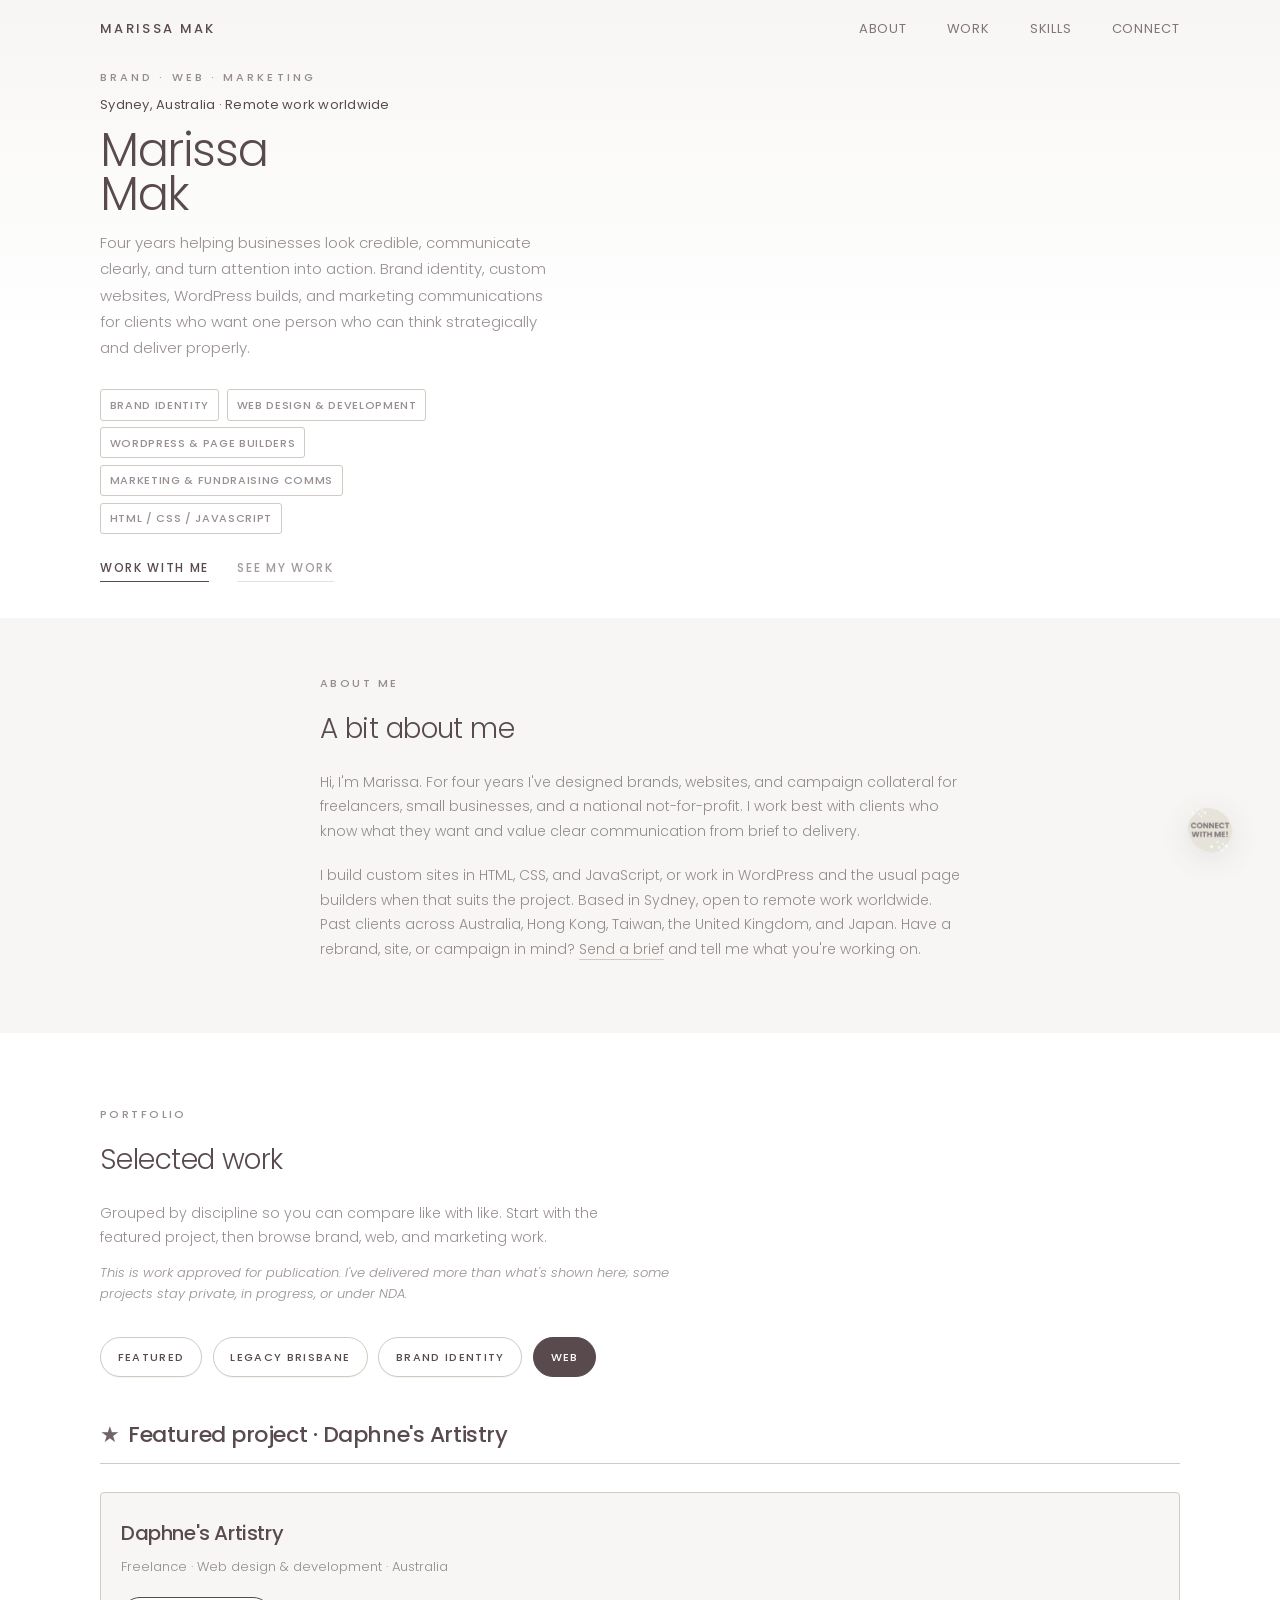
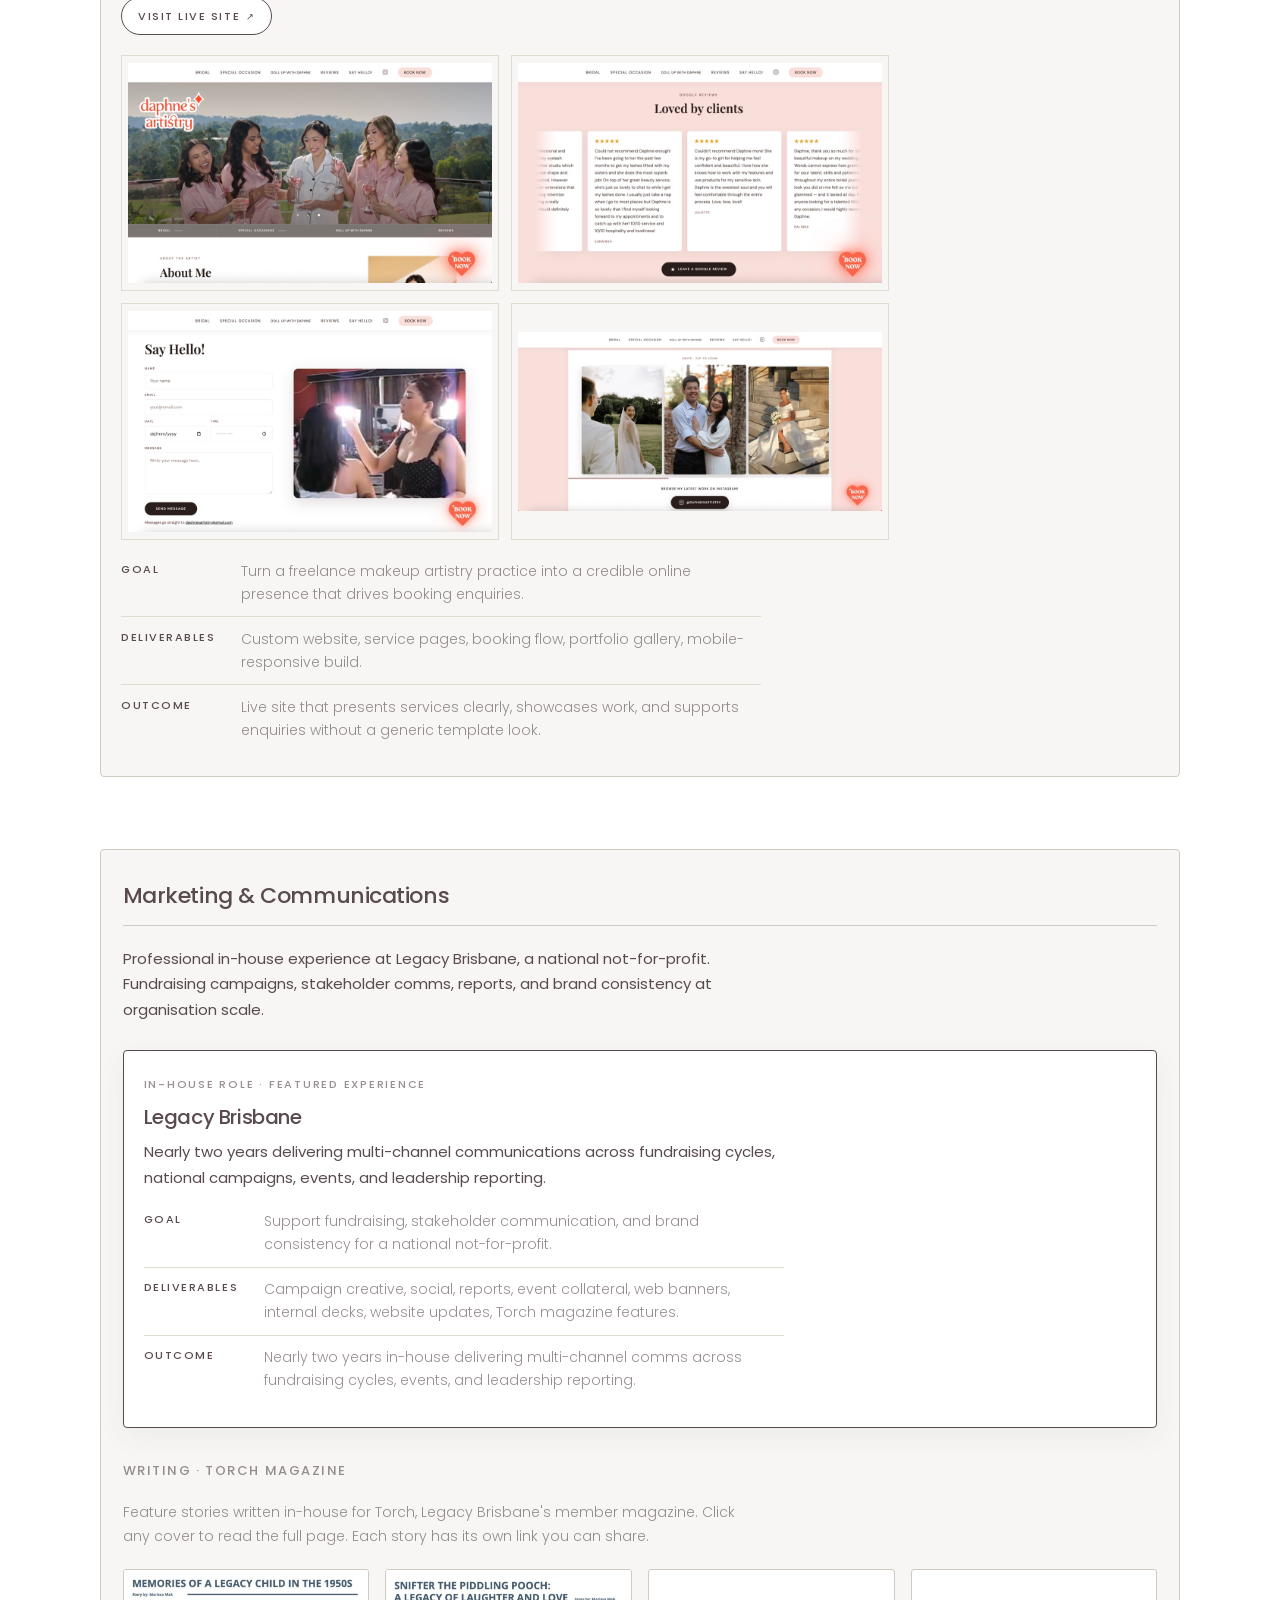
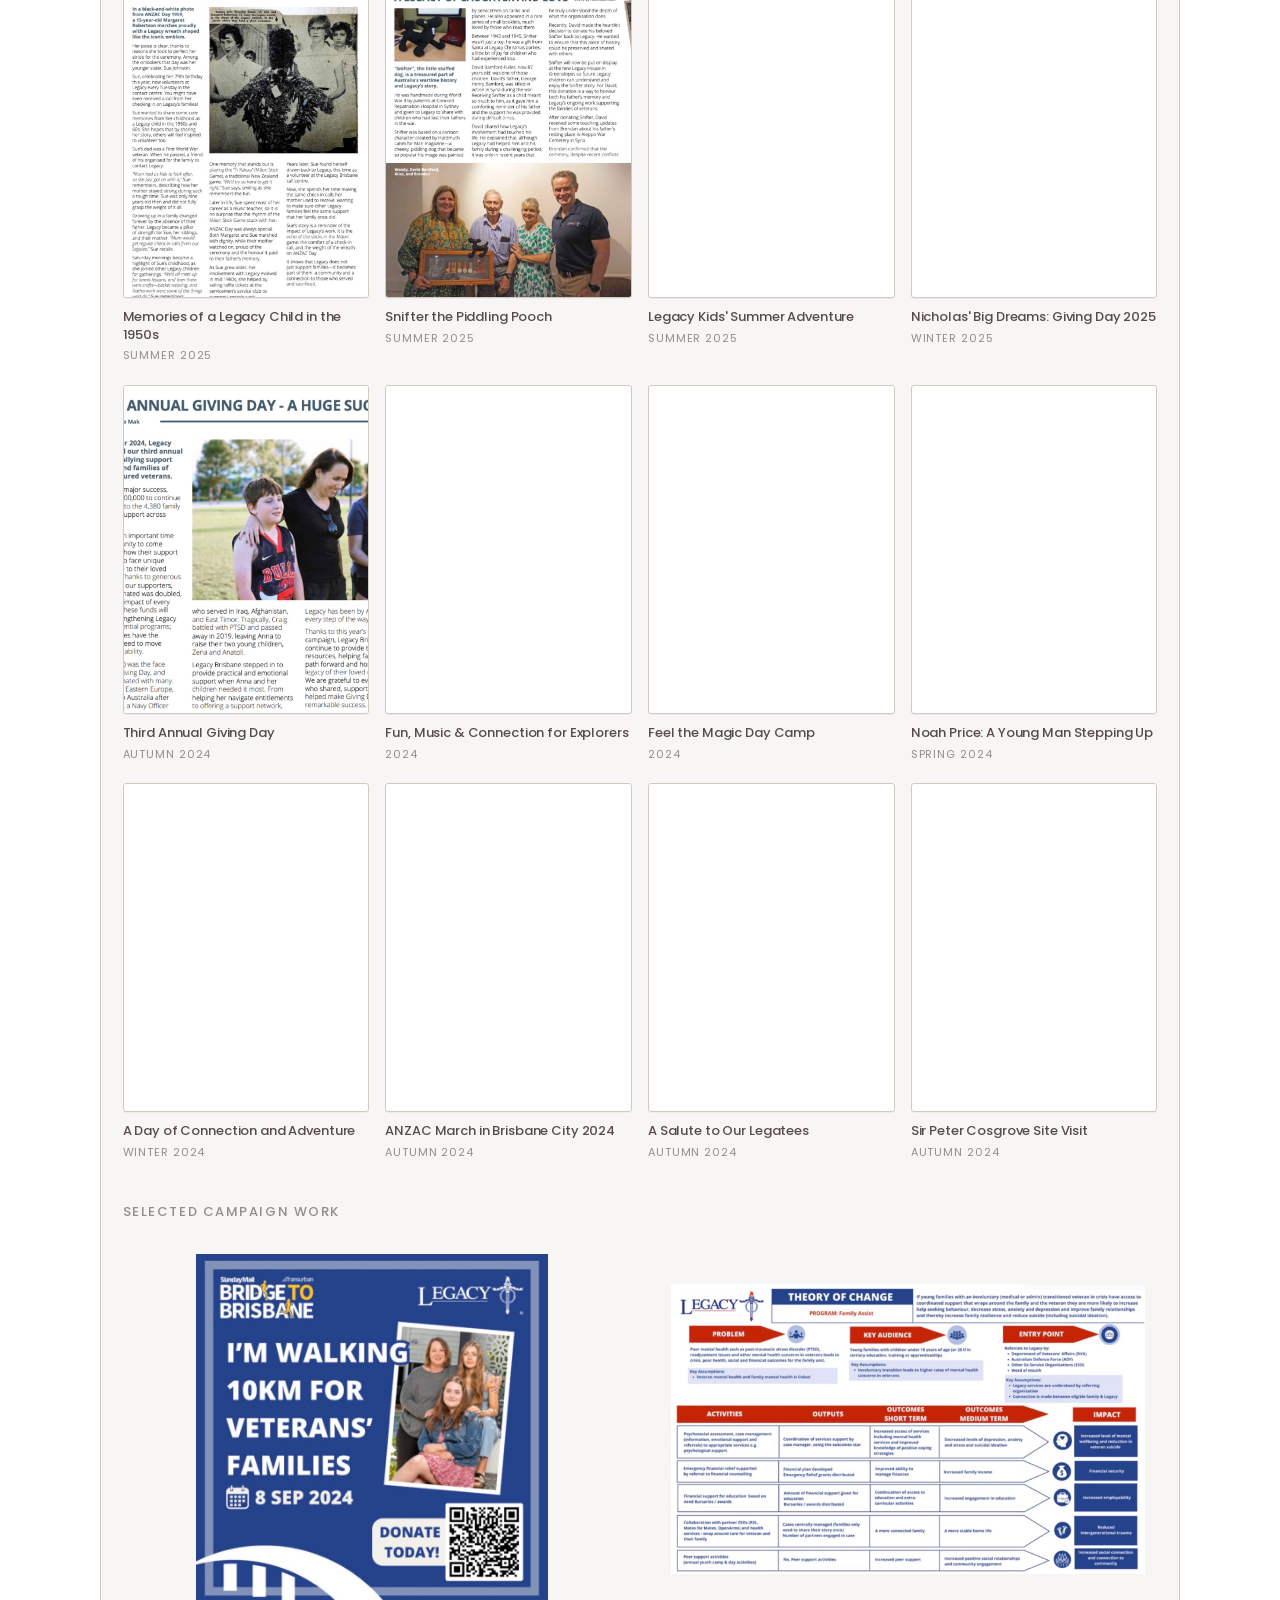
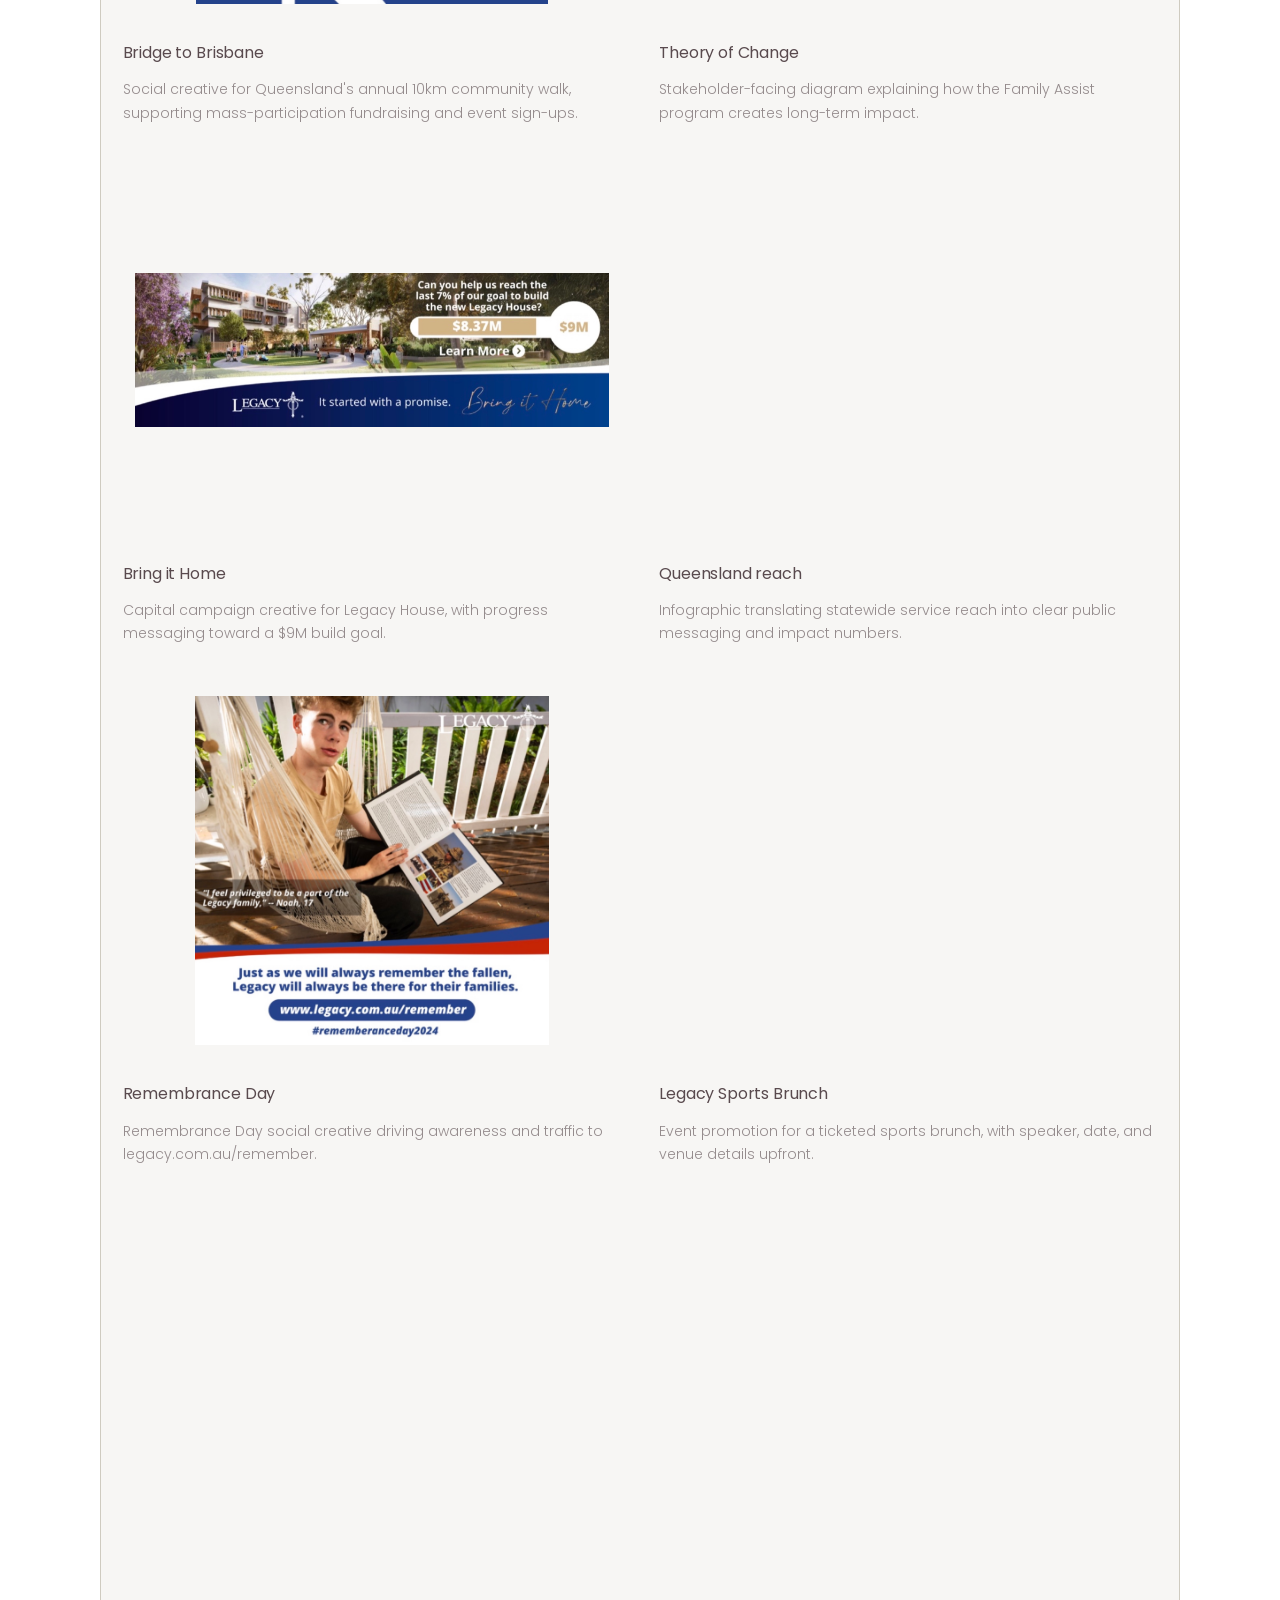
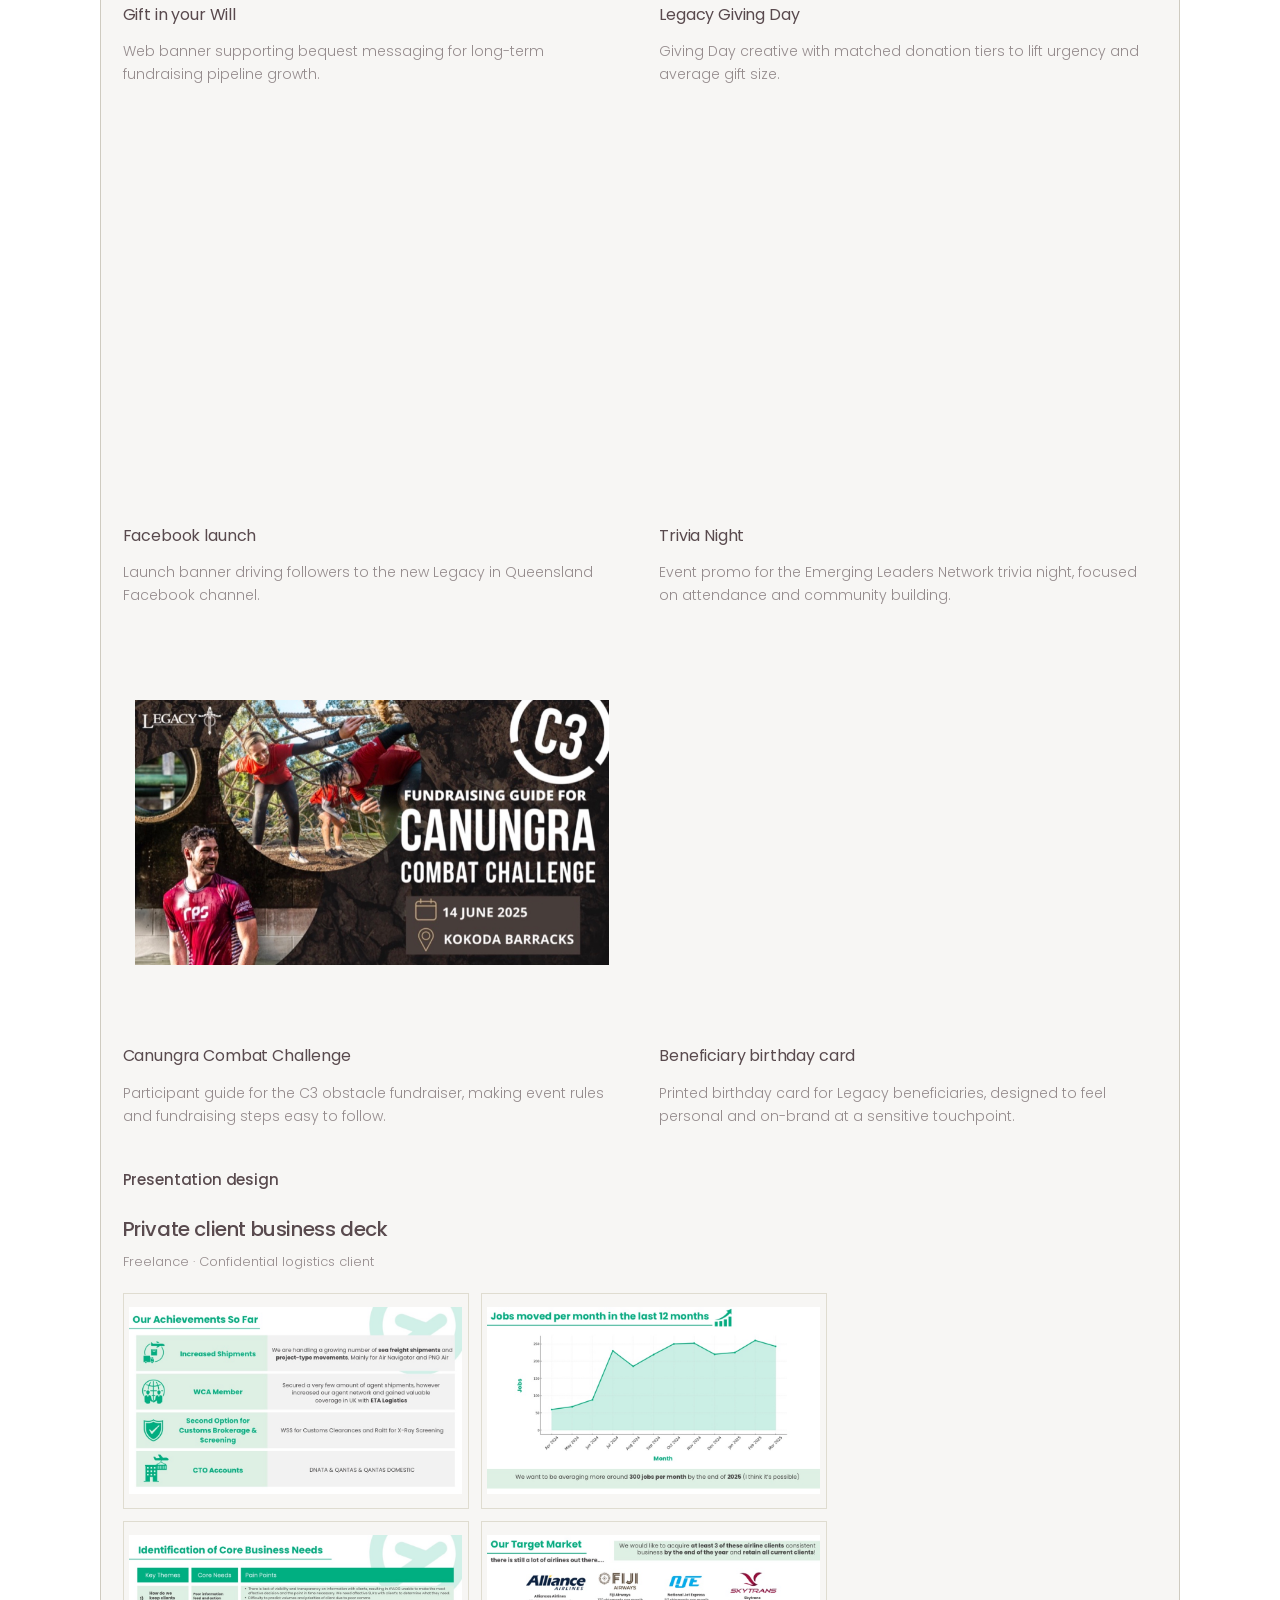
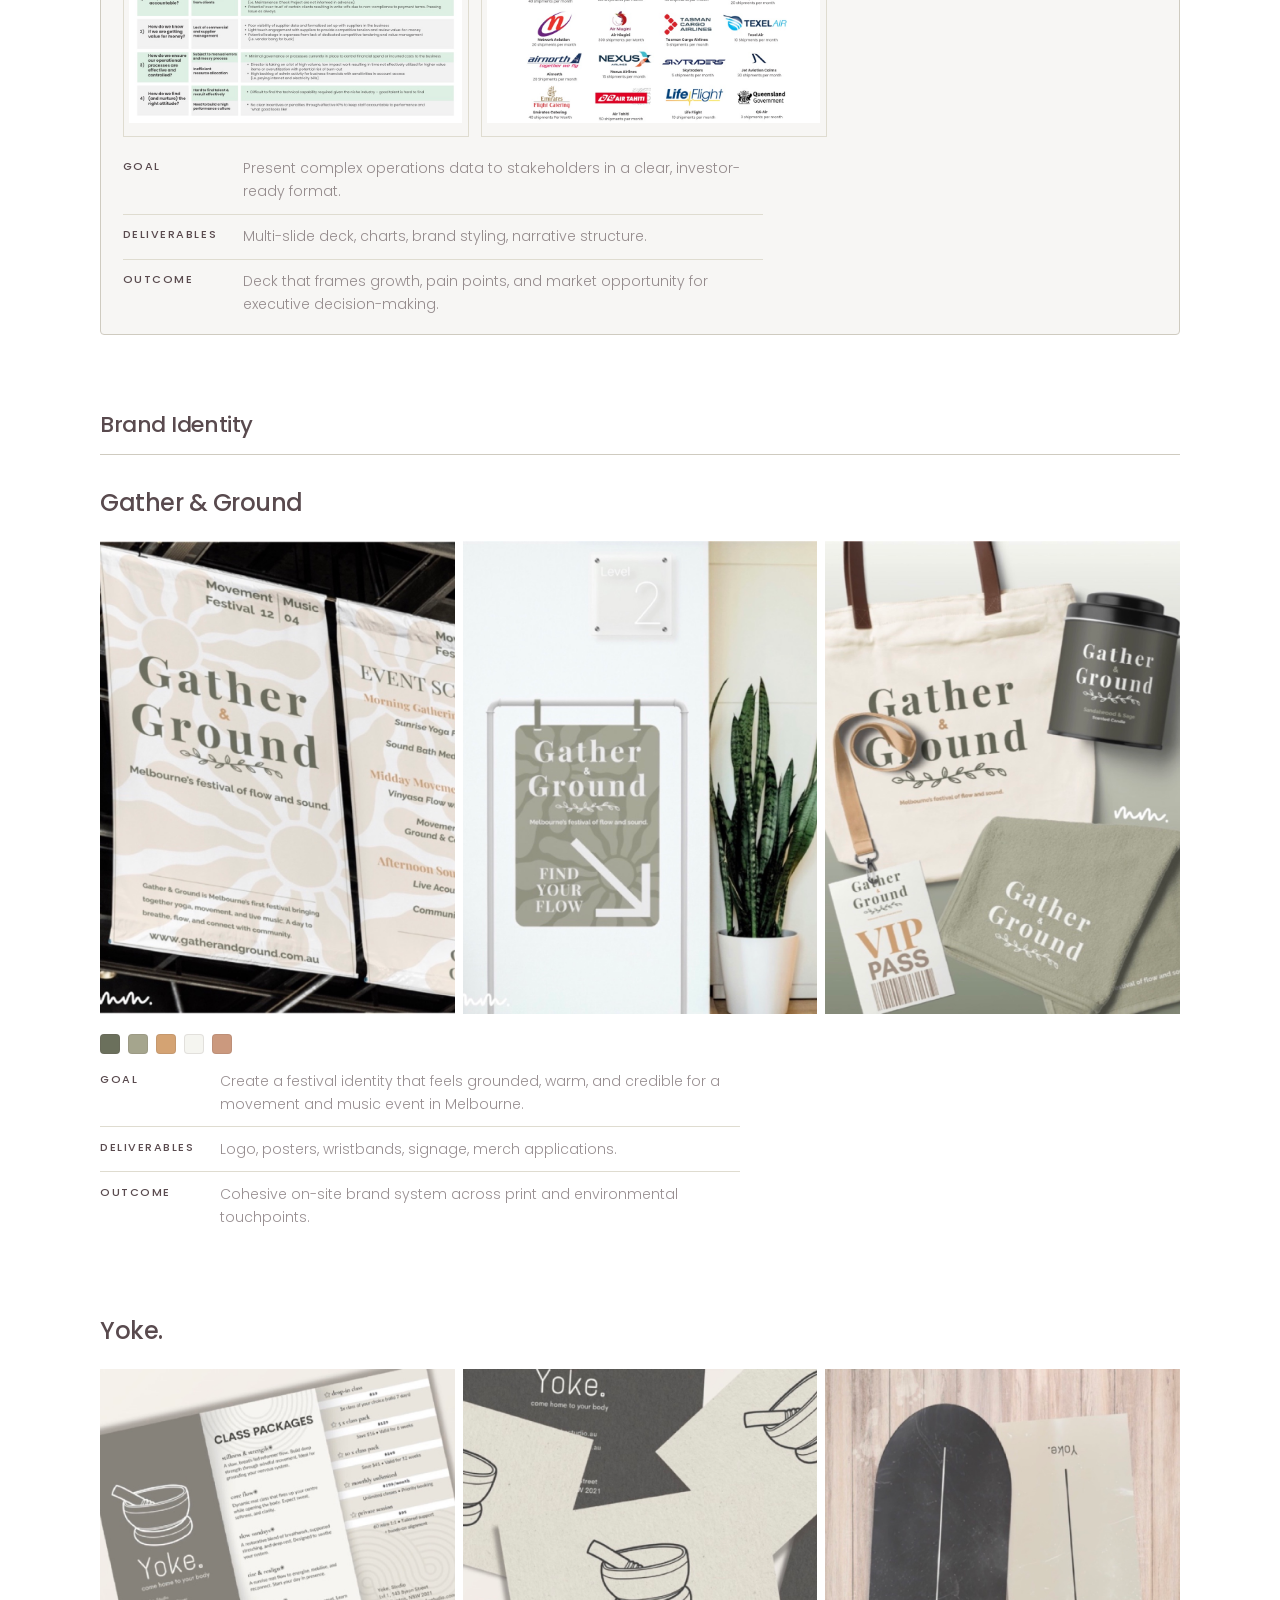
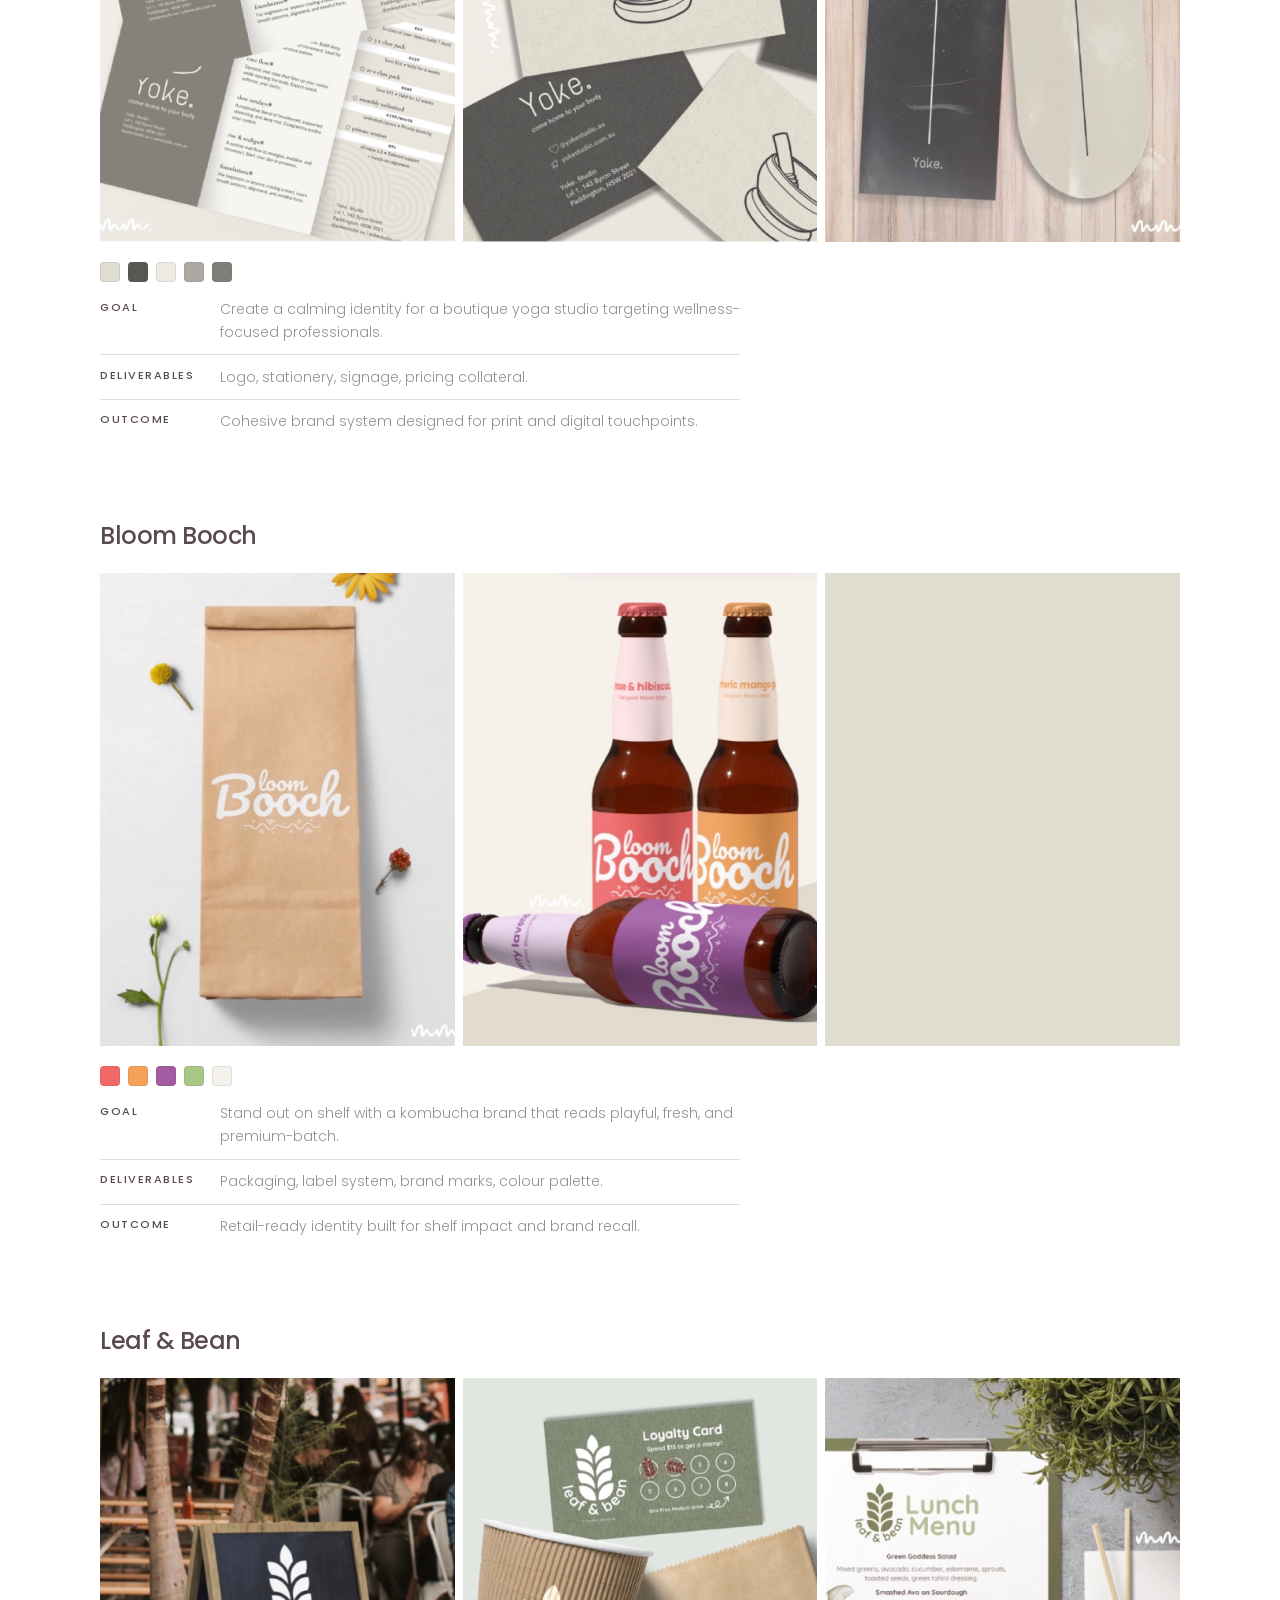
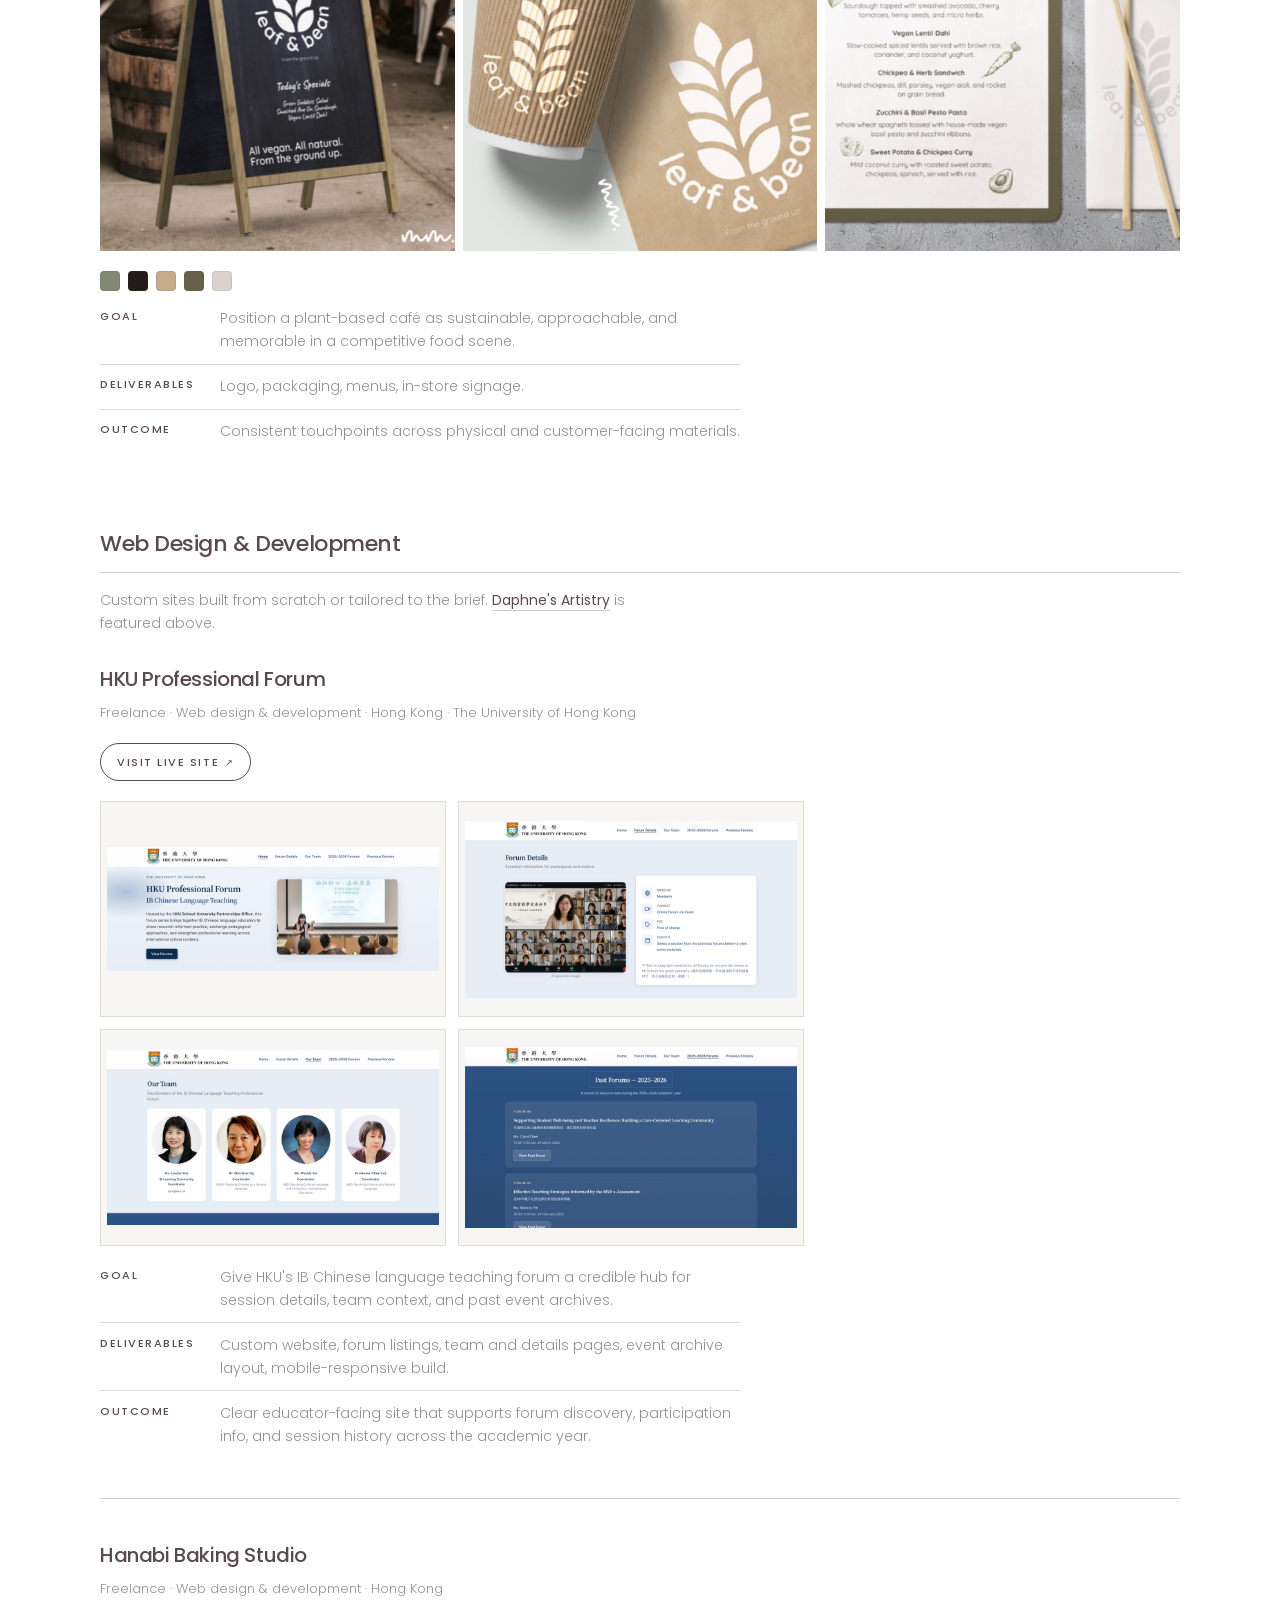
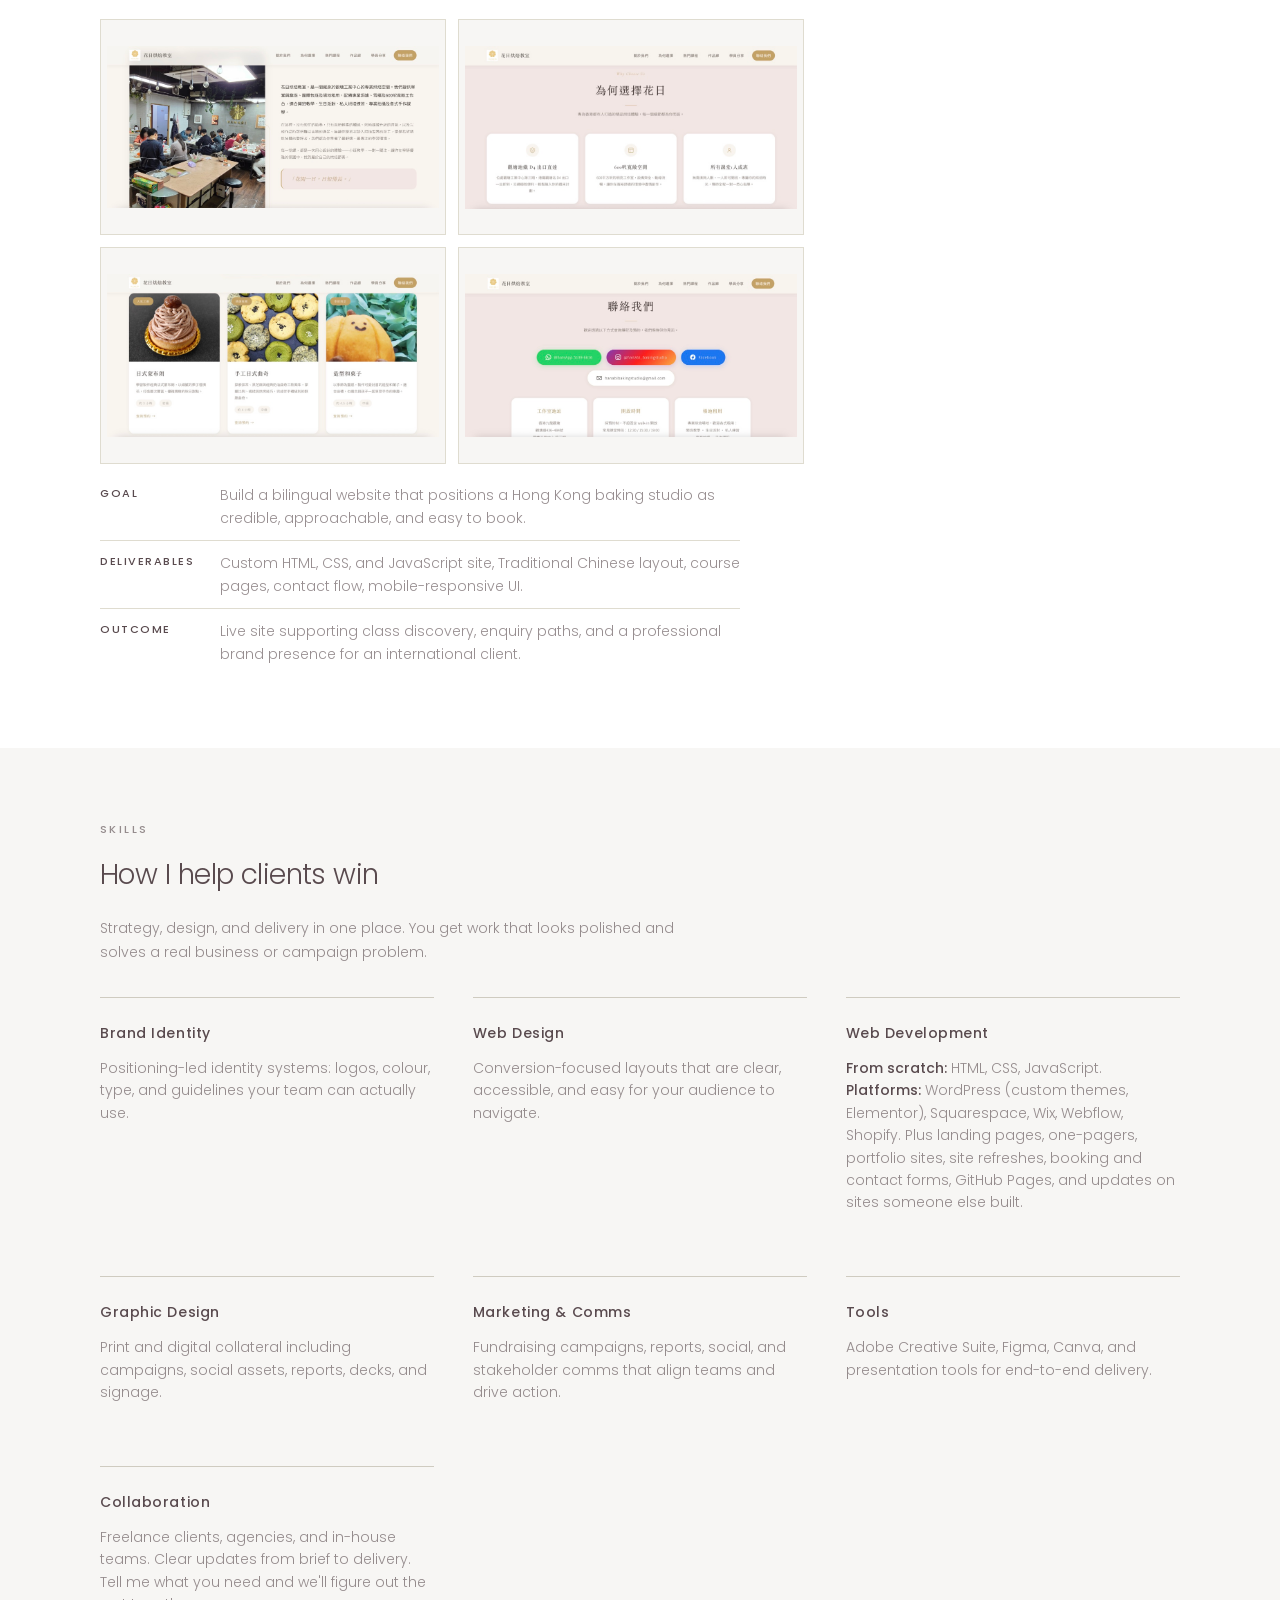
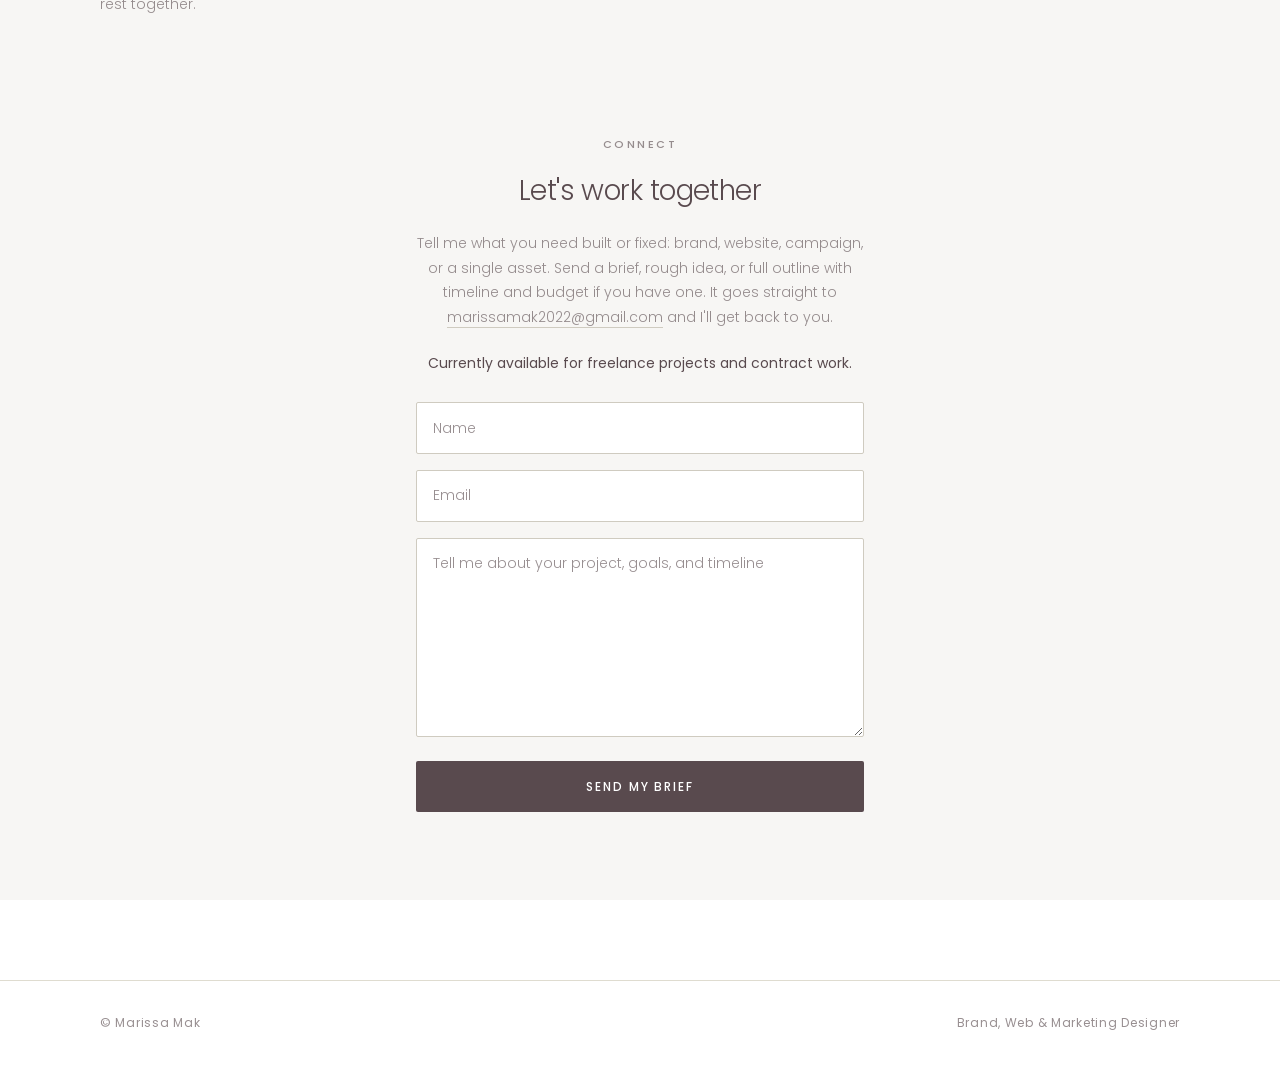
<file: index.html>
<!DOCTYPE html>
<html lang="en">
<head>
  <meta charset="UTF-8">
  <meta name="viewport" content="width=device-width, initial-scale=1.0">
  <meta name="description" content="Marissa Mak designs brands, websites, and marketing for clients worldwide. Sydney-based, remote-friendly. Work with clients across Australia, Hong Kong, Taiwan, the UK, and Japan.">
  <link rel="canonical" href="https://marissamak.com/">
  <title>Marissa Mak | Brand, Web &amp; Marketing Designer</title>
  <link rel="preconnect" href="https://fonts.googleapis.com">
  <link rel="preconnect" href="https://fonts.gstatic.com" crossorigin>
  <link
    href="https://fonts.googleapis.com/css2?family=Poppins:wght@300;400;500;600&display=swap"
    rel="stylesheet"
    media="print"
    onload="this.media='all'"
  >
  <noscript>
    <link href="https://fonts.googleapis.com/css2?family=Poppins:wght@300;400;500;600&display=swap" rel="stylesheet">
  </noscript>
  <link rel="stylesheet" href="styles.css?v=48">
</head>
<body>
  <a class="skip-link" href="#main">Skip to content</a>

  <header class="site-header">
    <div class="header-inner">
      <a href="#" class="logo">Marissa Mak</a>
      <nav class="nav-desktop" aria-label="Primary">
        <a href="#about">About</a>
        <a href="#work">Work</a>
        <a href="#skills">Skills</a>
        <a href="#connect">Connect</a>
      </nav>
      <button class="menu-toggle" type="button" aria-expanded="false" aria-controls="nav-mobile" aria-label="Open menu">
        <span></span>
        <span></span>
        <span></span>
      </button>
    </div>
  </header>

  <nav id="nav-mobile" class="nav-mobile" aria-label="Mobile">
    <a href="#about">About</a>
    <a href="#work">Work</a>
    <a href="#skills">Skills</a>
    <a href="#connect">Connect</a>
  </nav>

  <main id="main">
    <!-- Hero -->
    <section class="hero" id="hero">
      <div class="hero-inner hero-split">
        <div class="hero-content reveal">
          <p class="hero-eyebrow">Brand · Web · Marketing</p>
          <p class="hero-location">Sydney, Australia · Remote work worldwide</p>
          <h1 class="hero-title">Marissa<br>Mak</h1>
          <p class="hero-lead">
            Four years helping businesses look credible, communicate clearly, and turn attention into action.
            Brand identity, custom websites, WordPress builds, and marketing communications
            for clients who want one person who can think strategically and deliver properly.
          </p>
          <ul class="hero-services" aria-label="Services">
            <li>Brand identity</li>
            <li>Web design &amp; development</li>
            <li>WordPress &amp; page builders</li>
            <li>Marketing &amp; fundraising comms</li>
            <li>HTML / CSS / JavaScript</li>
          </ul>
          <div class="hero-actions">
            <a class="hero-cta" href="#connect">Work with me</a>
            <a class="hero-cta hero-cta--secondary" href="#work">See my work</a>
          </div>
        </div>
      </div>
    </section>

    <!-- About -->
    <section class="section about" id="about">
      <div class="section-inner about-inner reveal">
        <span class="section-label">About Me</span>
        <h2 class="section-title">A bit about me</h2>
        <div class="about-text">
          <p>
            Hi, I'm Marissa. For four years I've designed brands, websites, and campaign
            collateral for freelancers, small businesses, and a national not-for-profit.
            I work best with clients who know what they want and value clear communication
            from brief to delivery.
          </p>
          <p>
            I build custom sites in HTML, CSS, and JavaScript, or work in WordPress and the
            usual page builders when that suits the project. Based in Sydney, open to remote
            work worldwide. Past clients across Australia, Hong Kong, Taiwan, the United Kingdom,
            and Japan. Have a rebrand, site, or campaign in mind?
            <a href="#connect">Send a brief</a> and tell me what you're working on.
          </p>
        </div>
      </div>
    </section>

    <!-- Work -->
    <section class="section work" id="work">
      <div class="section-inner">
        <header class="work-header reveal">
          <span class="section-label">Portfolio</span>
          <h2 class="section-title">Selected work</h2>
          <p class="work-header__lead">
            Grouped by discipline so you can compare like with like. Start with the featured project, then browse brand, web, and marketing work.
          </p>
          <p class="work-portfolio-note">
            This is work approved for publication. I've delivered more than what's shown here;
            some projects stay private, in progress, or under NDA.
          </p>
        </header>

        <nav class="work-jump-nav reveal" aria-label="Jump to work categories">
          <a href="#daphne-featured">Featured</a>
          <a href="#marketing-comms">Legacy Brisbane</a>
          <a href="#brand-identity">Brand identity</a>
          <a href="#web-development">Web</a>
        </nav>

        <div class="work-catalog">

          <section class="work-category" id="daphne-featured">
            <h3 class="work-category__title"><span class="work-category__star" aria-hidden="true">★</span> Featured project · Daphne's Artistry</h3>
            <article class="case-study case-study--featured">
              <h4 class="case-study__name">Daphne's Artistry</h4>
              <p class="case-study__context">Freelance · Web design &amp; development · Australia</p>
              <a class="case-study__live-link" href="https://daphnesartistry.com.au/" target="_blank" rel="noopener noreferrer">Visit live site</a>
              <div class="web-screenshots-grid web-screenshots-grid--featured">
                <img src="images/daphnes-artistry-1.jpg" alt="Daphne's Artistry website, Homepage" loading="lazy" decoding="async">
                <img src="images/daphnes-artistry-2.jpg" alt="Daphne's Artistry website, Booking" loading="lazy" decoding="async">
                <img src="images/daphnes-artistry-3.jpg" alt="Daphne's Artistry website, Gallery" loading="lazy" decoding="async">
                <img src="images/daphnes-artistry-4.jpg?v=2" alt="Daphne's Artistry website, Portfolio gallery" loading="lazy" decoding="async">
              </div>
              <dl class="case-study__meta">
                <div class="case-study__row">
                  <dt>Goal</dt>
                  <dd>Turn a freelance makeup artistry practice into a credible online presence that drives booking enquiries.</dd>
                </div>
                <div class="case-study__row">
                  <dt>Deliverables</dt>
                  <dd>Custom website, service pages, booking flow, portfolio gallery, mobile-responsive build.</dd>
                </div>
                <div class="case-study__row">
                  <dt>Outcome</dt>
                  <dd>Live site that presents services clearly, showcases work, and supports enquiries without a generic template look.</dd>
                </div>
              </dl>
            </article>
          </section>

          <section class="work-category work-category--legacy" id="marketing-comms">
            <h3 class="work-category__title">Marketing &amp; Communications</h3>
            <p class="work-category__lead work-category__lead--emphasis">
              Professional in-house experience at Legacy Brisbane, a national not-for-profit. Fundraising campaigns, stakeholder comms, reports, and brand consistency at organisation scale.
            </p>

            <article class="case-study legacy-case-study legacy-case-study--featured">
              <span class="legacy-case-study__label">In-house role · Featured experience</span>
              <h4 class="case-study__name">Legacy Brisbane</h4>
              <p class="legacy-case-study__intro">Nearly two years delivering multi-channel communications across fundraising cycles, national campaigns, events, and leadership reporting.</p>
              <dl class="case-study__meta">
                <div class="case-study__row">
                  <dt>Goal</dt>
                  <dd>Support fundraising, stakeholder communication, and brand consistency for a national not-for-profit.</dd>
                </div>
                <div class="case-study__row">
                  <dt>Deliverables</dt>
                  <dd>Campaign creative, social, reports, event collateral, web banners, internal decks, website updates, Torch magazine features.</dd>
                </div>
                <div class="case-study__row">
                  <dt>Outcome</dt>
                  <dd>Nearly two years in-house delivering multi-channel comms across fundraising cycles, events, and leadership reporting.</dd>
                </div>
              </dl>
            </article>

            <h4 class="work-category__subtitle work-category__subtitle--legacy">Writing · Torch magazine</h4>
            <p class="writing-gallery__intro">Feature stories written in-house for Torch, Legacy Brisbane's member magazine. Click any cover to read the full page. Each story has its own link you can share.</p>
            <div class="writing-gallery reveal" role="list">
              <a class="writing-card" role="listitem" id="writing-memories-legacy-child" href="#writing-memories-legacy-child"
                data-writing-title="Memories of a Legacy Child in the 1950s"
                data-writing-issue="Summer 2025"
                data-writing-images='["images/legacy-writing/legacy-writing-memories-legacy-child.jpg"]'>
                <span class="writing-card__frame">
                  <img src="images/legacy-writing/legacy-writing-memories-legacy-child.jpg" alt="" loading="lazy" decoding="async">
                  <span class="writing-card__zoom" aria-hidden="true">Click to read</span>
                </span>
                <span class="writing-card__meta">
                  <span class="writing-card__title">Memories of a Legacy Child in the 1950s</span>
                  <span class="writing-card__issue">Summer 2025</span>
                </span>
              </a>
              <a class="writing-card" role="listitem" id="writing-snifter" href="#writing-snifter"
                data-writing-title="Snifter the Piddling Pooch: A Legacy of Laughter and Love"
                data-writing-issue="Summer 2025 · 2 pages"
                data-writing-images='["images/legacy-writing/legacy-writing-snifter-01.jpg","images/legacy-writing/legacy-writing-snifter-02.jpg"]'>
                <span class="writing-card__frame">
                  <img src="images/legacy-writing/legacy-writing-snifter-01.jpg" alt="" loading="lazy" decoding="async">
                  <span class="writing-card__zoom" aria-hidden="true">Click to read</span>
                </span>
                <span class="writing-card__meta">
                  <span class="writing-card__title">Snifter the Piddling Pooch</span>
                  <span class="writing-card__issue">Summer 2025</span>
                </span>
              </a>
              <a class="writing-card" role="listitem" id="writing-summer-adventure" href="#writing-summer-adventure"
                data-writing-title="Legacy Kids' Summer Adventure: Three Days of Fun"
                data-writing-issue="Summer 2025"
                data-writing-images='["images/legacy-writing/legacy-writing-summer-adventure.jpg"]'>
                <span class="writing-card__frame">
                  <img src="images/legacy-writing/legacy-writing-summer-adventure.jpg" alt="" loading="lazy" decoding="async">
                  <span class="writing-card__zoom" aria-hidden="true">Click to read</span>
                </span>
                <span class="writing-card__meta">
                  <span class="writing-card__title">Legacy Kids' Summer Adventure</span>
                  <span class="writing-card__issue">Summer 2025</span>
                </span>
              </a>
              <a class="writing-card" role="listitem" id="writing-nicholas-giving-day" href="#writing-nicholas-giving-day"
                data-writing-title="Nicholas' Big Dreams: Giving Day 2025"
                data-writing-issue="Winter 2025"
                data-writing-images='["images/legacy-writing/legacy-writing-nicholas-giving-day.jpg"]'>
                <span class="writing-card__frame">
                  <img src="images/legacy-writing/legacy-writing-nicholas-giving-day.jpg" alt="" loading="lazy" decoding="async">
                  <span class="writing-card__zoom" aria-hidden="true">Click to read</span>
                </span>
                <span class="writing-card__meta">
                  <span class="writing-card__title">Nicholas' Big Dreams: Giving Day 2025</span>
                  <span class="writing-card__issue">Winter 2025</span>
                </span>
              </a>
              <a class="writing-card" role="listitem" id="writing-giving-day-success" href="#writing-giving-day-success"
                data-writing-title="Third Annual Giving Day: A Huge Success"
                data-writing-issue="Autumn 2024"
                data-writing-images='["images/legacy-writing/legacy-writing-giving-day-success.jpg"]'>
                <span class="writing-card__frame">
                  <img src="images/legacy-writing/legacy-writing-giving-day-success.jpg" alt="" loading="lazy" decoding="async">
                  <span class="writing-card__zoom" aria-hidden="true">Click to read</span>
                </span>
                <span class="writing-card__meta">
                  <span class="writing-card__title">Third Annual Giving Day</span>
                  <span class="writing-card__issue">Autumn 2024</span>
                </span>
              </a>
              <a class="writing-card" role="listitem" id="writing-explorers" href="#writing-explorers"
                data-writing-title="Fun, Music &amp; Connection for Explorers"
                data-writing-issue="2024"
                data-writing-images='["images/legacy-writing/legacy-writing-explorers.jpg"]'>
                <span class="writing-card__frame">
                  <img src="images/legacy-writing/legacy-writing-explorers.jpg" alt="" loading="lazy" decoding="async">
                  <span class="writing-card__zoom" aria-hidden="true">Click to read</span>
                </span>
                <span class="writing-card__meta">
                  <span class="writing-card__title">Fun, Music &amp; Connection for Explorers</span>
                  <span class="writing-card__issue">2024</span>
                </span>
              </a>
              <a class="writing-card" role="listitem" id="writing-feel-the-magic" href="#writing-feel-the-magic"
                data-writing-title="Feel the Magic Day Camp"
                data-writing-issue="2024"
                data-writing-images='["images/legacy-writing/legacy-writing-feel-the-magic.jpg"]'>
                <span class="writing-card__frame">
                  <img src="images/legacy-writing/legacy-writing-feel-the-magic.jpg" alt="" loading="lazy" decoding="async">
                  <span class="writing-card__zoom" aria-hidden="true">Click to read</span>
                </span>
                <span class="writing-card__meta">
                  <span class="writing-card__title">Feel the Magic Day Camp</span>
                  <span class="writing-card__issue">2024</span>
                </span>
              </a>
              <a class="writing-card" role="listitem" id="writing-noah-price" href="#writing-noah-price"
                data-writing-title="Noah Price: A Young Man Stepping Up"
                data-writing-issue="Spring 2024"
                data-writing-images='["images/legacy-writing/legacy-writing-noah-price.jpg"]'>
                <span class="writing-card__frame">
                  <img src="images/legacy-writing/legacy-writing-noah-price.jpg" alt="" loading="lazy" decoding="async">
                  <span class="writing-card__zoom" aria-hidden="true">Click to read</span>
                </span>
                <span class="writing-card__meta">
                  <span class="writing-card__title">Noah Price: A Young Man Stepping Up</span>
                  <span class="writing-card__issue">Spring 2024</span>
                </span>
              </a>
              <a class="writing-card" role="listitem" id="writing-connection-adventure" href="#writing-connection-adventure"
                data-writing-title="A Day of Connection and Adventure"
                data-writing-issue="Winter 2024"
                data-writing-images='["images/legacy-writing/legacy-writing-connection-adventure.jpg"]'>
                <span class="writing-card__frame">
                  <img src="images/legacy-writing/legacy-writing-connection-adventure.jpg" alt="" loading="lazy" decoding="async">
                  <span class="writing-card__zoom" aria-hidden="true">Click to read</span>
                </span>
                <span class="writing-card__meta">
                  <span class="writing-card__title">A Day of Connection and Adventure</span>
                  <span class="writing-card__issue">Winter 2024</span>
                </span>
              </a>
              <a class="writing-card" role="listitem" id="writing-anzac-march" href="#writing-anzac-march"
                data-writing-title="ANZAC March in Brisbane City 2024"
                data-writing-issue="Autumn 2024"
                data-writing-images='["images/legacy-writing/legacy-writing-anzac-march.jpg"]'>
                <span class="writing-card__frame">
                  <img src="images/legacy-writing/legacy-writing-anzac-march.jpg" alt="" loading="lazy" decoding="async">
                  <span class="writing-card__zoom" aria-hidden="true">Click to read</span>
                </span>
                <span class="writing-card__meta">
                  <span class="writing-card__title">ANZAC March in Brisbane City 2024</span>
                  <span class="writing-card__issue">Autumn 2024</span>
                </span>
              </a>
              <a class="writing-card" role="listitem" id="writing-salute-legatees" href="#writing-salute-legatees"
                data-writing-title="A Salute to Our Legatees &amp; ANZAC Telegraph Pole"
                data-writing-issue="Autumn 2024"
                data-writing-images='["images/legacy-writing/legacy-writing-salute-legatees.jpg"]'>
                <span class="writing-card__frame">
                  <img src="images/legacy-writing/legacy-writing-salute-legatees.jpg" alt="" loading="lazy" decoding="async">
                  <span class="writing-card__zoom" aria-hidden="true">Click to read</span>
                </span>
                <span class="writing-card__meta">
                  <span class="writing-card__title">A Salute to Our Legatees</span>
                  <span class="writing-card__issue">Autumn 2024</span>
                </span>
              </a>
              <a class="writing-card" role="listitem" id="writing-cosgrove-visit" href="#writing-cosgrove-visit"
                data-writing-title="Sir Peter Cosgrove Site Visit"
                data-writing-issue="Autumn 2024"
                data-writing-images='["images/legacy-writing/legacy-writing-cosgrove-visit.jpg"]'>
                <span class="writing-card__frame">
                  <img src="images/legacy-writing/legacy-writing-cosgrove-visit.jpg" alt="" loading="lazy" decoding="async">
                  <span class="writing-card__zoom" aria-hidden="true">Click to read</span>
                </span>
                <span class="writing-card__meta">
                  <span class="writing-card__title">Sir Peter Cosgrove Site Visit</span>
                  <span class="writing-card__issue">Autumn 2024</span>
                </span>
              </a>
            </div>

            <h4 class="work-category__subtitle work-category__subtitle--legacy">Selected campaign work</h4>
            <div class="projects-grid projects-grid--legacy">
              <article class="project-card">
                <div class="project-card__body">
                  <div class="project-card__image project-card__image--screenshot">
                    <img src="images/nonprofit-11.jpg" alt="Legacy Brisbane, Bridge to Brisbane" loading="lazy" decoding="async">
                  </div>
                  <h4 class="project-card__title">Bridge to Brisbane</h4>
                  <p class="project-card__desc project-card__desc--full">Social creative for Queensland's annual 10km community walk, supporting mass-participation fundraising and event sign-ups.</p>
                </div>
              </article>
              <article class="project-card">
                <div class="project-card__body">
                  <div class="project-card__image project-card__image--screenshot">
                    <img src="images/nonprofit-08.jpg" alt="Legacy Brisbane, Theory of Change" loading="lazy" decoding="async">
                  </div>
                  <h4 class="project-card__title">Theory of Change</h4>
                  <p class="project-card__desc project-card__desc--full">Stakeholder-facing diagram explaining how the Family Assist program creates long-term impact.</p>
                </div>
              </article>
              <article class="project-card">
                <div class="project-card__body">
                  <div class="project-card__image project-card__image--screenshot">
                    <img src="images/nonprofit-05.jpg" alt="Legacy Brisbane, Bring it Home" loading="lazy" decoding="async">
                  </div>
                  <h4 class="project-card__title">Bring it Home</h4>
                  <p class="project-card__desc project-card__desc--full">Capital campaign creative for Legacy House, with progress messaging toward a $9M build goal.</p>
                </div>
              </article>
              <article class="project-card">
                <div class="project-card__body">
                  <div class="project-card__image project-card__image--screenshot">
                    <img src="images/nonprofit-09.jpg" alt="Legacy Brisbane, Queensland reach" loading="lazy" decoding="async">
                  </div>
                  <h4 class="project-card__title">Queensland reach</h4>
                  <p class="project-card__desc project-card__desc--full">Infographic translating statewide service reach into clear public messaging and impact numbers.</p>
                </div>
              </article>
              <article class="project-card">
                <div class="project-card__body">
                  <div class="project-card__image project-card__image--screenshot">
                    <img src="images/nonprofit-12.jpg" alt="Legacy Brisbane, Remembrance Day" loading="lazy" decoding="async">
                  </div>
                  <h4 class="project-card__title">Remembrance Day</h4>
                  <p class="project-card__desc project-card__desc--full">Remembrance Day social creative driving awareness and traffic to legacy.com.au/remember.</p>
                </div>
              </article>
              <article class="project-card">
                <div class="project-card__body">
                  <div class="project-card__image project-card__image--screenshot">
                    <img src="images/nonprofit-06.jpg" alt="Legacy Brisbane, Legacy Sports Brunch" loading="lazy" decoding="async">
                  </div>
                  <h4 class="project-card__title">Legacy Sports Brunch</h4>
                  <p class="project-card__desc project-card__desc--full">Event promotion for a ticketed sports brunch, with speaker, date, and venue details upfront.</p>
                </div>
              </article>
              <article class="project-card">
                <div class="project-card__body">
                  <div class="project-card__image project-card__image--screenshot">
                    <img src="images/nonprofit-03.jpg" alt="Legacy Brisbane, Gift in your Will" loading="lazy" decoding="async">
                  </div>
                  <h4 class="project-card__title">Gift in your Will</h4>
                  <p class="project-card__desc project-card__desc--full">Web banner supporting bequest messaging for long-term fundraising pipeline growth.</p>
                </div>
              </article>
              <article class="project-card">
                <div class="project-card__body">
                  <div class="project-card__image project-card__image--screenshot">
                    <img src="images/nonprofit-04.jpg" alt="Legacy Brisbane, Legacy Giving Day" loading="lazy" decoding="async">
                  </div>
                  <h4 class="project-card__title">Legacy Giving Day</h4>
                  <p class="project-card__desc project-card__desc--full">Giving Day creative with matched donation tiers to lift urgency and average gift size.</p>
                </div>
              </article>
              <article class="project-card">
                <div class="project-card__body">
                  <div class="project-card__image project-card__image--screenshot">
                    <img src="images/nonprofit-02.jpg" alt="Legacy Brisbane, Facebook launch" loading="lazy" decoding="async">
                  </div>
                  <h4 class="project-card__title">Facebook launch</h4>
                  <p class="project-card__desc project-card__desc--full">Launch banner driving followers to the new Legacy in Queensland Facebook channel.</p>
                </div>
              </article>
              <article class="project-card">
                <div class="project-card__body">
                  <div class="project-card__image project-card__image--screenshot">
                    <img src="images/nonprofit-07.jpg" alt="Legacy Brisbane, Trivia Night" loading="lazy" decoding="async">
                  </div>
                  <h4 class="project-card__title">Trivia Night</h4>
                  <p class="project-card__desc project-card__desc--full">Event promo for the Emerging Leaders Network trivia night, focused on attendance and community building.</p>
                </div>
              </article>
              <article class="project-card">
                <div class="project-card__body">
                  <div class="project-card__image project-card__image--screenshot">
                    <img src="images/nonprofit-10.jpg" alt="Legacy Brisbane, Canungra Combat Challenge" loading="lazy" decoding="async">
                  </div>
                  <h4 class="project-card__title">Canungra Combat Challenge</h4>
                  <p class="project-card__desc project-card__desc--full">Participant guide for the C3 obstacle fundraiser, making event rules and fundraising steps easy to follow.</p>
                </div>
              </article>
              <article class="project-card">
                <div class="project-card__body">
                  <div class="project-card__image project-card__image--screenshot">
                    <img src="images/nonprofit-01.jpg" alt="Legacy Brisbane, Beneficiary birthday card" loading="lazy" decoding="async">
                  </div>
                  <h4 class="project-card__title">Beneficiary birthday card</h4>
                  <p class="project-card__desc project-card__desc--full">Printed birthday card for Legacy beneficiaries, designed to feel personal and on-brand at a sensitive touchpoint.</p>
                </div>
              </article>
            </div>

            <h4 class="work-category__subtitle">Presentation design</h4>
            <article class="case-study">
              <h4 class="case-study__name">Private client business deck</h4>
              <p class="case-study__context">Freelance · Confidential logistics client</p>
              <div class="web-screenshots-grid">
                <img src="images/private-client-deck-01.jpg" alt="Private client business deck, achievements overview" loading="lazy" decoding="async">
                <img src="images/private-client-deck-02.jpg" alt="Private client business deck, jobs per month chart" loading="lazy" decoding="async">
                <img src="images/private-client-deck-03.jpg" alt="Private client business deck, core business needs" loading="lazy" decoding="async">
                <img src="images/private-client-deck-04.jpg" alt="Private client business deck, target market" loading="lazy" decoding="async">
              </div>
              <dl class="case-study__meta">
                <div class="case-study__row">
                  <dt>Goal</dt>
                  <dd>Present complex operations data to stakeholders in a clear, investor-ready format.</dd>
                </div>
                <div class="case-study__row">
                  <dt>Deliverables</dt>
                  <dd>Multi-slide deck, charts, brand styling, narrative structure.</dd>
                </div>
                <div class="case-study__row">
                  <dt>Outcome</dt>
                  <dd>Deck that frames growth, pain points, and market opportunity for executive decision-making.</dd>
                </div>
              </dl>
            </article>

          </section>

          <section class="work-category" id="brand-identity">
            <h3 class="work-category__title">Brand Identity</h3>
            <div class="creative-list">

              <article class="creative-project project-card">
                <h4 class="creative-project__title">Gather &amp; Ground</h4>
                <div class="creative-project__images">
                  <img src="images/creative-gather-and-ground-01.jpg" alt="Gather & Ground brand identity, view 1" loading="lazy" decoding="async">
                  <img src="images/creative-gather-and-ground-02.jpg" alt="Gather & Ground brand identity, view 2" loading="lazy" decoding="async">
                  <img src="images/creative-gather-and-ground-03.jpg" alt="Gather & Ground brand identity, view 3" loading="lazy" decoding="async">
                </div>
                <div class="project-card__swatches" role="list" aria-label="Brand colours">
                  <span class="project-card__swatch" role="listitem" tabindex="0" data-hex="#6b705c" style="background:#6b705c"></span>
                  <span class="project-card__swatch" role="listitem" tabindex="0" data-hex="#a5a58d" style="background:#a5a58d"></span>
                  <span class="project-card__swatch" role="listitem" tabindex="0" data-hex="#d4a373" style="background:#d4a373"></span>
                  <span class="project-card__swatch" role="listitem" tabindex="0" data-hex="#f5f5f0" style="background:#f5f5f0"></span>
                  <span class="project-card__swatch" role="listitem" tabindex="0" data-hex="#cb997e" style="background:#cb997e"></span>
                </div>
                <dl class="case-study__meta">
                  <div class="case-study__row">
                    <dt>Goal</dt>
                    <dd>Create a festival identity that feels grounded, warm, and credible for a movement and music event in Melbourne.</dd>
                  </div>
                  <div class="case-study__row">
                    <dt>Deliverables</dt>
                    <dd>Logo, posters, wristbands, signage, merch applications.</dd>
                  </div>
                  <div class="case-study__row">
                    <dt>Outcome</dt>
                    <dd>Cohesive on-site brand system across print and environmental touchpoints.</dd>
                  </div>
                </dl>
              </article>

              <article class="creative-project project-card">
                <h4 class="creative-project__title">Yoke.</h4>
                <div class="creative-project__images">
                  <img src="images/creative-yoke-01.jpg" alt="Yoke yoga studio visual identity, view 1" loading="lazy" decoding="async">
                  <img src="images/creative-yoke-02.jpg" alt="Yoke yoga studio visual identity, view 2" loading="lazy" decoding="async">
                  <img src="images/creative-yoke-03.jpg" alt="Yoke yoga studio visual identity, view 3" loading="lazy" decoding="async">
                </div>
                <div class="project-card__swatches" role="list" aria-label="Brand colours">
                  <span class="project-card__swatch" role="listitem" tabindex="0" data-hex="#dfdcd0" style="background:#dfdcd0"></span>
                  <span class="project-card__swatch" role="listitem" tabindex="0" data-hex="#595754" style="background:#595754"></span>
                  <span class="project-card__swatch" role="listitem" tabindex="0" data-hex="#eeeae3" style="background:#eeeae3"></span>
                  <span class="project-card__swatch" role="listitem" tabindex="0" data-hex="#ada9a2" style="background:#ada9a2"></span>
                  <span class="project-card__swatch" role="listitem" tabindex="0" data-hex="#807e79" style="background:#807e79"></span>
                </div>
                <dl class="case-study__meta">
                  <div class="case-study__row">
                    <dt>Goal</dt>
                    <dd>Create a calming identity for a boutique yoga studio targeting wellness-focused professionals.</dd>
                  </div>
                  <div class="case-study__row">
                    <dt>Deliverables</dt>
                    <dd>Logo, stationery, signage, pricing collateral.</dd>
                  </div>
                  <div class="case-study__row">
                    <dt>Outcome</dt>
                    <dd>Cohesive brand system designed for print and digital touchpoints.</dd>
                  </div>
                </dl>
              </article>

              <article class="creative-project project-card">
                <h4 class="creative-project__title">Bloom Booch</h4>
                <div class="creative-project__images">
                  <img src="images/creative-bloom-booch-01.jpg" alt="Bloom Booch kombucha brand identity, view 1" loading="lazy" decoding="async">
                  <img src="images/creative-bloom-booch-02.jpg" alt="Bloom Booch kombucha brand identity, view 2" loading="lazy" decoding="async">
                  <img src="images/creative-bloom-booch-03.jpg" alt="Bloom Booch kombucha brand identity, view 3" loading="lazy" decoding="async">
                </div>
                <div class="project-card__swatches" role="list" aria-label="Brand colours">
                  <span class="project-card__swatch" role="listitem" tabindex="0" data-hex="#f26767" style="background:#f26767"></span>
                  <span class="project-card__swatch" role="listitem" tabindex="0" data-hex="#f4a259" style="background:#f4a259"></span>
                  <span class="project-card__swatch" role="listitem" tabindex="0" data-hex="#a35ca4" style="background:#a35ca4"></span>
                  <span class="project-card__swatch" role="listitem" tabindex="0" data-hex="#a8c686" style="background:#a8c686"></span>
                  <span class="project-card__swatch" role="listitem" tabindex="0" data-hex="#f5f1eb" style="background:#f5f1eb"></span>
                </div>
                <dl class="case-study__meta">
                  <div class="case-study__row">
                    <dt>Goal</dt>
                    <dd>Stand out on shelf with a kombucha brand that reads playful, fresh, and premium-batch.</dd>
                  </div>
                  <div class="case-study__row">
                    <dt>Deliverables</dt>
                    <dd>Packaging, label system, brand marks, colour palette.</dd>
                  </div>
                  <div class="case-study__row">
                    <dt>Outcome</dt>
                    <dd>Retail-ready identity built for shelf impact and brand recall.</dd>
                  </div>
                </dl>
              </article>

              <article class="creative-project project-card">
                <h4 class="creative-project__title">Leaf &amp; Bean</h4>
                <div class="creative-project__images">
                  <img src="images/creative-leaf-and-bean-01.jpg" alt="Leaf & Bean café brand identity, view 1" loading="lazy" decoding="async">
                  <img src="images/creative-leaf-and-bean-02.jpg" alt="Leaf & Bean café brand identity, view 2" loading="lazy" decoding="async">
                  <img src="images/creative-leaf-and-bean-03.jpg" alt="Leaf & Bean café brand identity, view 3" loading="lazy" decoding="async">
                </div>
                <div class="project-card__swatches" role="list" aria-label="Brand colours">
                  <span class="project-card__swatch" role="listitem" tabindex="0" data-hex="#818874" style="background:#818874"></span>
                  <span class="project-card__swatch" role="listitem" tabindex="0" data-hex="#211c16" style="background:#211c16"></span>
                  <span class="project-card__swatch" role="listitem" tabindex="0" data-hex="#c5ac8a" style="background:#c5ac8a"></span>
                  <span class="project-card__swatch" role="listitem" tabindex="0" data-hex="#656147" style="background:#656147"></span>
                  <span class="project-card__swatch" role="listitem" tabindex="0" data-hex="#dad2ce" style="background:#dad2ce"></span>
                </div>
                <dl class="case-study__meta">
                  <div class="case-study__row">
                    <dt>Goal</dt>
                    <dd>Position a plant-based café as sustainable, approachable, and memorable in a competitive food scene.</dd>
                  </div>
                  <div class="case-study__row">
                    <dt>Deliverables</dt>
                    <dd>Logo, packaging, menus, in-store signage.</dd>
                  </div>
                  <div class="case-study__row">
                    <dt>Outcome</dt>
                    <dd>Consistent touchpoints across physical and customer-facing materials.</dd>
                  </div>
                </dl>
              </article>

            </div>
          </section>

          <section class="work-category" id="web-development">
            <h3 class="work-category__title">Web Design &amp; Development</h3>
            <p class="work-category__lead">
              Custom sites built from scratch or tailored to the brief.
              <a href="#daphne-featured">Daphne's Artistry</a> is featured above.
            </p>

            <article class="case-study">
              <h4 class="case-study__name">HKU Professional Forum</h4>
              <p class="case-study__context">Freelance · Web design &amp; development · Hong Kong · The University of Hong Kong</p>
              <a class="case-study__live-link" href="https://hkuibchineselanguage.github.io/Teaching-Professional-Forum" target="_blank" rel="noopener noreferrer">Visit live site</a>
              <div class="web-screenshots-grid">
                <img src="images/hku-forum-01.jpg" alt="HKU IB Chinese Language Teaching Professional Forum, Homepage" loading="lazy" decoding="async">
                <img src="images/hku-forum-02.jpg" alt="HKU Professional Forum, Forum details" loading="lazy" decoding="async">
                <img src="images/hku-forum-03.jpg" alt="HKU Professional Forum, Our team" loading="lazy" decoding="async">
                <img src="images/hku-forum-04.jpg" alt="HKU Professional Forum, Past forums 2025–2026" loading="lazy" decoding="async">
              </div>
              <dl class="case-study__meta">
                <div class="case-study__row">
                  <dt>Goal</dt>
                  <dd>Give HKU's IB Chinese language teaching forum a credible hub for session details, team context, and past event archives.</dd>
                </div>
                <div class="case-study__row">
                  <dt>Deliverables</dt>
                  <dd>Custom website, forum listings, team and details pages, event archive layout, mobile-responsive build.</dd>
                </div>
                <div class="case-study__row">
                  <dt>Outcome</dt>
                  <dd>Clear educator-facing site that supports forum discovery, participation info, and session history across the academic year.</dd>
                </div>
              </dl>
            </article>

            <article class="case-study">
              <h4 class="case-study__name">Hanabi Baking Studio</h4>
              <p class="case-study__context">Freelance · Web design &amp; development · Hong Kong</p>
              <div class="web-screenshots-grid">
                <img src="images/hanabi-baking-studio-01.jpg" alt="Hanabi Baking Studio website, About" loading="lazy" decoding="async">
                <img src="images/hanabi-baking-studio-02.jpg" alt="Hanabi Baking Studio website, Why choose us" loading="lazy" decoding="async">
                <img src="images/hanabi-baking-studio-03.jpg" alt="Hanabi Baking Studio website, Courses" loading="lazy" decoding="async">
                <img src="images/hanabi-baking-studio-04.jpg" alt="Hanabi Baking Studio website, Contact" loading="lazy" decoding="async">
              </div>
              <dl class="case-study__meta">
                <div class="case-study__row">
                  <dt>Goal</dt>
                  <dd>Build a bilingual website that positions a Hong Kong baking studio as credible, approachable, and easy to book.</dd>
                </div>
                <div class="case-study__row">
                  <dt>Deliverables</dt>
                  <dd>Custom HTML, CSS, and JavaScript site, Traditional Chinese layout, course pages, contact flow, mobile-responsive UI.</dd>
                </div>
                <div class="case-study__row">
                  <dt>Outcome</dt>
                  <dd>Live site supporting class discovery, enquiry paths, and a professional brand presence for an international client.</dd>
                </div>
              </dl>
            </article>

          </section>


        </div>
      </div>
    </section>

    <!-- Skills -->
    <section class="section skills" id="skills">
      <div class="section-inner">
        <div class="reveal">
          <span class="section-label">Skills</span>
          <h2 class="section-title">How I help clients win</h2>
          <p class="skills-intro">
            Strategy, design, and delivery in one place. You get work that looks polished
            and solves a real business or campaign problem.
          </p>
        </div>
        <div class="skills-grid">
          <div class="skill-item reveal">
            <h3>Brand Identity</h3>
            <p>Positioning-led identity systems: logos, colour, type, and guidelines your team can actually use.</p>
          </div>
          <div class="skill-item reveal">
            <h3>Web Design</h3>
            <p>Conversion-focused layouts that are clear, accessible, and easy for your audience to navigate.</p>
          </div>
          <div class="skill-item reveal">
            <h3>Web Development</h3>
            <p>
              <strong>From scratch:</strong> HTML, CSS, JavaScript. <strong>Platforms:</strong> WordPress
              (custom themes, Elementor), Squarespace, Wix, Webflow, Shopify. Plus landing pages,
              one-pagers, portfolio sites, site refreshes, booking and contact forms, GitHub Pages,
              and updates on sites someone else built.
            </p>
          </div>
          <div class="skill-item reveal">
            <h3>Graphic Design</h3>
            <p>Print and digital collateral including campaigns, social assets, reports, decks, and signage.</p>
          </div>
          <div class="skill-item reveal">
            <h3>Marketing &amp; Comms</h3>
            <p>Fundraising campaigns, reports, social, and stakeholder comms that align teams and drive action.</p>
          </div>
          <div class="skill-item reveal">
            <h3>Tools</h3>
            <p>Adobe Creative Suite, Figma, Canva, and presentation tools for end-to-end delivery.</p>
          </div>
          <div class="skill-item reveal">
            <h3>Collaboration</h3>
            <p>
              Freelance clients, agencies, and in-house teams. Clear updates from brief to delivery.
              Tell me what you need and we'll figure out the rest together.
            </p>
          </div>
        </div>
      </div>
    </section>

    <!-- Connect -->
    <section class="section connect" id="connect">
      <div class="section-inner reveal">
        <span class="section-label">Connect</span>
        <h2 class="section-title">Let's work together</h2>
        <p class="connect-lead">
          Tell me what you need built or fixed: brand, website, campaign, or a single asset.
          Send a brief, rough idea, or full outline with timeline and budget if you have one. It goes straight to
          <a href="mailto:marissamak2022@gmail.com">marissamak2022@gmail.com</a>
          and I'll get back to you.
        </p>
        <p class="connect-availability">Currently available for freelance projects and contract work.</p>
        <form
          class="connect-form"
          action="https://formsubmit.co/marissamak2022@gmail.com"
          method="POST"
        >
          <input type="hidden" name="_subject" value="New portfolio message">
          <input type="hidden" name="_template" value="table">
          <input type="text" name="name" autocomplete="name" placeholder="Name" required>
          <input type="email" name="email" autocomplete="email" placeholder="Email" required>
          <textarea name="message" rows="8" placeholder="Tell me about your project, goals, and timeline"></textarea>
          <button type="submit" class="connect-form__submit">Send my brief</button>
        </form>
        <p class="connect-form__note" id="form-note" hidden>
          On your first submission, FormSubmit may ask you to confirm your email. Check your inbox.
        </p>
      </div>
    </section>
  </main>

  <footer class="site-footer">
    <div class="footer-inner">
      <span>&copy; Marissa Mak</span>
      <span>Brand, Web &amp; Marketing Designer</span>
    </div>
  </footer>

  <div class="floating-actions" aria-label="Quick actions">
    <a href="#hero" class="back-to-top" id="back-to-top" aria-label="Back to top" hidden>
      <svg class="back-to-top__icon" width="14" height="14" viewBox="0 0 14 14" aria-hidden="true" focusable="false">
        <path d="M7 2.5L2.5 7.25h2.75V11h3.5V7.25H11.5L7 2.5z" fill="currentColor"/>
      </svg>
    </a>
    <!-- Floating connect button: upload image to images/connect-button.png -->
    <a href="#connect" class="floating-connect" id="floating-connect" aria-label="Send a brief and work with me">
      <img
        src="images/connect-button.png"
        alt=""
        width="220"
        height="220"
      >
    </a>
  </div>

  <div class="writing-lightbox" id="writing-lightbox" hidden aria-hidden="true">
    <div class="writing-lightbox__backdrop" data-writing-close></div>
    <div class="writing-lightbox__dialog" role="dialog" aria-modal="true" aria-labelledby="writing-lightbox-title">
      <button type="button" class="writing-lightbox__close" data-writing-close aria-label="Close">
        <span aria-hidden="true">&times;</span>
      </button>
      <p class="writing-lightbox__issue" id="writing-lightbox-issue"></p>
      <div class="writing-lightbox__header">
        <h5 class="writing-lightbox__title" id="writing-lightbox-title"></h5>
        <button type="button" class="writing-lightbox__copy" id="writing-lightbox-copy">Copy link</button>
      </div>
      <div class="writing-lightbox__pages"></div>
    </div>
  </div>

  <script src="script.js?v=14"></script>
</body>
</html>
</file>
<file: styles.css>
/* Marissa Mak , Portfolio */

:root {
  --text: #594a4e;
  --text-muted: rgba(89, 74, 78, 0.62);
  --bg: #ffffff;
  --bg-soft: #f7f6f4;
  --accent: #dfdcd0;
  --accent-dark: #cfcbc0;
  --black: #0a0a0a;
  --white: #ffffff;
  --max-width: 1080px;
  --section-pad: clamp(2.75rem, 6vw, 4.5rem);
  --ease: cubic-bezier(0.25, 0.1, 0.25, 1);
  --font: "Poppins", system-ui, -apple-system, sans-serif;
}

*,
*::before,
*::after {
  box-sizing: border-box;
  margin: 0;
  padding: 0;
}

html {
  scroll-behavior: smooth;
  -webkit-font-smoothing: antialiased;
}

body {
  font-family: var(--font);
  font-size: 0.875rem;
  font-weight: 400;
  line-height: 1.65;
  color: var(--text);
  background: var(--bg);
  overflow-x: hidden;
}

img {
  max-width: 100%;
  height: auto;
  display: block;
}

a {
  color: inherit;
  text-decoration: none;
}

button {
  font: inherit;
  color: inherit;
  background: none;
  border: none;
  cursor: pointer;
}

ul {
  list-style: none;
}

/* Skip link */
.skip-link {
  position: absolute;
  top: -100%;
  left: 1rem;
  z-index: 1000;
  padding: 0.75rem 1.25rem;
  background: var(--black);
  color: var(--white);
  font-size: 0.875rem;
  border-radius: 2px;
}

.skip-link:focus {
  top: 1rem;
}

/* Header */
.site-header {
  position: fixed;
  top: 0;
  left: 0;
  right: 0;
  z-index: 100;
  padding: 1.125rem clamp(1.25rem, 4vw, 2.5rem);
  transition: background 0.4s var(--ease), box-shadow 0.4s var(--ease);
}

.site-header.is-scrolled {
  background: rgba(255, 255, 255, 0.92);
  backdrop-filter: blur(12px);
  -webkit-backdrop-filter: blur(12px);
  box-shadow: 0 1px 0 rgba(89, 74, 78, 0.08);
}

.header-inner {
  max-width: var(--max-width);
  margin: 0 auto;
  display: flex;
  align-items: center;
  justify-content: space-between;
  gap: 2rem;
}

.logo {
  font-size: 0.8125rem;
  font-weight: 500;
  letter-spacing: 0.18em;
  text-transform: uppercase;
}

.nav-desktop {
  display: flex;
  gap: 2.5rem;
}

.nav-desktop a {
  font-size: 0.8125rem;
  font-weight: 400;
  letter-spacing: 0.06em;
  text-transform: uppercase;
  opacity: 0.75;
  transition: opacity 0.25s var(--ease);
}

.nav-desktop a:hover,
.nav-desktop a:focus-visible {
  opacity: 1;
}

.menu-toggle {
  display: none;
  width: 2rem;
  height: 2rem;
  position: relative;
  z-index: 110;
}

.menu-toggle span {
  position: absolute;
  left: 0;
  right: 0;
  height: 1px;
  background: var(--text);
  transition: transform 0.35s var(--ease), opacity 0.25s;
}

.menu-toggle span:nth-child(1) {
  top: 0.65rem;
}

.menu-toggle span:nth-child(2) {
  top: 1rem;
}

.menu-toggle span:nth-child(3) {
  top: 1.35rem;
}

.menu-toggle[aria-expanded="true"] span:nth-child(1) {
  top: 1rem;
  transform: rotate(45deg);
}

.menu-toggle[aria-expanded="true"] span:nth-child(2) {
  opacity: 0;
}

.menu-toggle[aria-expanded="true"] span:nth-child(3) {
  top: 1rem;
  transform: rotate(-45deg);
}

.nav-mobile {
  position: fixed;
  inset: 0;
  z-index: 105;
  background: var(--bg);
  display: flex;
  flex-direction: column;
  align-items: center;
  justify-content: center;
  gap: 2rem;
  opacity: 0;
  visibility: hidden;
  transition: opacity 0.4s var(--ease), visibility 0.4s;
}

.nav-mobile.is-open {
  opacity: 1;
  visibility: visible;
}

.nav-mobile a {
  font-size: 1.25rem;
  font-weight: 300;
  letter-spacing: 0.04em;
}

/* Layout */
.section {
  padding: var(--section-pad) clamp(1.5rem, 5vw, 3rem);
}

.section-inner {
  max-width: var(--max-width);
  margin: 0 auto;
}

.section-label {
  display: block;
  font-size: 0.6875rem;
  font-weight: 500;
  letter-spacing: 0.22em;
  text-transform: uppercase;
  color: var(--text-muted);
  margin-bottom: 1.25rem;
}

.section-title {
  font-size: clamp(1.375rem, 2.8vw, 1.75rem);
  font-weight: 300;
  letter-spacing: -0.02em;
  line-height: 1.2;
  margin-bottom: 1.5rem;
}

/* Hero */
.hero {
  padding: clamp(4.25rem, 7vh, 4.75rem) clamp(1.25rem, 4vw, 2.5rem) clamp(1.75rem, 3.5vw, 2.25rem);
  background: linear-gradient(180deg, var(--bg-soft) 0%, var(--bg) 55%);
}

.hero-split {
  max-width: var(--max-width);
  margin: 0 auto;
  display: grid;
  grid-template-columns: 1fr;
  gap: clamp(1.25rem, 3vw, 2.5rem);
  align-items: start;
}

.hero-eyebrow {
  font-size: 0.6875rem;
  font-weight: 500;
  letter-spacing: 0.28em;
  text-transform: uppercase;
  color: var(--text-muted);
  margin-bottom: 0.5rem;
}

.hero-location {
  font-size: 0.8125rem;
  font-weight: 400;
  color: var(--text);
  margin-bottom: 0.85rem;
  letter-spacing: 0.02em;
}

.hero-title {
  font-size: clamp(1.875rem, 4.5vw, 2.875rem);
  font-weight: 300;
  letter-spacing: -0.03em;
  line-height: 0.95;
  margin-bottom: 0.85rem;
}

.hero-lead {
  max-width: 28rem;
  font-size: clamp(0.875rem, 1.6vw, 0.9375rem);
  font-weight: 300;
  line-height: 1.75;
  color: var(--text-muted);
  margin-bottom: 1.75rem;
}

.hero-actions {
  display: flex;
  flex-wrap: wrap;
  align-items: center;
  gap: 1.25rem 1.75rem;
}

.hero-cta {
  display: inline-block;
  font-size: 0.75rem;
  font-weight: 500;
  letter-spacing: 0.14em;
  text-transform: uppercase;
  padding-bottom: 0.2rem;
  border-bottom: 1px solid var(--text);
  transition: opacity 0.25s;
}

.hero-cta--secondary {
  opacity: 0.55;
  border-bottom-color: var(--accent-dark);
}

.hero-cta:hover,
.hero-cta--secondary:hover {
  opacity: 0.65;
}

.hero-services {
  display: flex;
  flex-wrap: wrap;
  gap: 0.4rem 0.5rem;
  margin-bottom: 1.5rem;
  max-width: 26rem;
}

.hero-services li {
  font-size: 0.6875rem;
  font-weight: 500;
  letter-spacing: 0.06em;
  text-transform: uppercase;
  padding: 0.35rem 0.55rem;
  border: 1px solid var(--accent-dark);
  border-radius: 3px;
  color: var(--text-muted);
}

.hero-photo {
  aspect-ratio: 4 / 5;
  max-height: min(52vh, 25.5rem);
  margin-left: auto;
  width: 100%;
  max-width: min(100%, 23rem);
  background: var(--accent);
  overflow: hidden;
}

.hero-photo img {
  width: 100%;
  height: 100%;
  object-fit: cover;
}

/* About */
.about {
  background: var(--bg-soft);
  padding-top: clamp(2.5rem, 5vw, 3.5rem);
}

.about-inner {
  max-width: 40rem;
}

.about-inner .section-title {
  margin-bottom: 1.5rem;
}

.about-text p + p {
  margin-top: 1.25rem;
}

.about-text p {
  font-weight: 300;
  color: var(--text-muted);
  line-height: 1.75;
}

.about-text a {
  border-bottom: 1px solid var(--accent-dark);
  transition: opacity 0.25s;
}

.about-text a:hover {
  opacity: 0.7;
}

/* Work */
.work-header {
  margin-bottom: 2rem;
}

.work-header__lead {
  max-width: 32rem;
  font-size: 0.875rem;
  font-weight: 300;
  color: var(--text-muted);
  line-height: 1.75;
}

.work-portfolio-note {
  max-width: 36rem;
  margin-top: 0.75rem;
  font-size: 0.8125rem;
  font-weight: 300;
  font-style: italic;
  color: var(--text-muted);
  line-height: 1.65;
}

.work-jump-nav {
  display: flex;
  flex-wrap: wrap;
  gap: 0.5rem 0.65rem;
  margin-bottom: 2.5rem;
}

.work-jump-nav a {
  display: inline-flex;
  align-items: center;
  justify-content: center;
  min-height: 2.5rem;
  padding: 0.55rem 1.05rem;
  font-size: 0.6875rem;
  font-weight: 500;
  letter-spacing: 0.12em;
  text-transform: uppercase;
  color: var(--text);
  background: var(--white);
  border: 1px solid var(--accent-dark);
  border-radius: 999px;
  box-shadow: 0 1px 0 rgba(0, 0, 0, 0.04);
  transition:
    background 0.2s ease,
    border-color 0.2s ease,
    color 0.2s ease,
    box-shadow 0.2s ease,
    transform 0.15s ease;
}

.work-jump-nav a:hover,
.work-jump-nav a:focus-visible {
  background: var(--bg-soft);
  border-color: var(--text);
  box-shadow: 0 2px 8px rgba(0, 0, 0, 0.06);
}

.work-jump-nav a:active {
  transform: translateY(1px);
}

.work-jump-nav a.is-active {
  background: var(--text);
  color: var(--white);
  border-color: var(--text);
  box-shadow: none;
}

.work-catalog {
  display: flex;
  flex-direction: column;
  gap: clamp(3rem, 8vw, 4.5rem);
}

.work-category__title {
  font-size: clamp(1.125rem, 2.5vw, 1.375rem);
  font-weight: 500;
  letter-spacing: -0.02em;
  margin-bottom: 1.75rem;
  padding-bottom: 0.65rem;
  border-bottom: 1px solid var(--accent-dark);
}

.work-category__star {
  color: var(--text);
  opacity: 0.85;
  margin-right: 0.15em;
}

.work-category__lead {
  max-width: 36rem;
  margin: -0.75rem 0 1.75rem;
  font-size: 0.875rem;
  font-weight: 300;
  color: var(--text-muted);
  line-height: 1.65;
}

.work-category__lead a {
  color: var(--text);
  font-weight: 400;
  border-bottom: 1px solid var(--accent-dark);
}

.work-category__subtitle {
  font-size: 0.9375rem;
  font-weight: 500;
  letter-spacing: -0.01em;
  margin: 2.5rem 0 1.25rem;
}

.case-study__name {
  font-size: clamp(1.0625rem, 2.2vw, 1.25rem);
  font-weight: 500;
  letter-spacing: -0.02em;
  margin-bottom: 0.35rem;
}

.case-study__context {
  font-size: 0.8125rem;
  font-weight: 300;
  color: var(--text-muted);
  margin-bottom: 1.25rem;
}

.case-study__live-link {
  display: inline-flex;
  align-items: center;
  gap: 0.35rem;
  margin-bottom: 1.25rem;
  font-size: 0.6875rem;
  font-weight: 500;
  letter-spacing: 0.14em;
  text-transform: uppercase;
  padding: 0.55rem 1rem;
  color: var(--text);
  background: var(--white);
  border: 1px solid var(--text);
  border-radius: 999px;
  transition:
    background 0.2s ease,
    color 0.2s ease,
    box-shadow 0.2s ease;
}

.case-study__live-link:hover,
.case-study__live-link:focus-visible {
  background: var(--text);
  color: var(--white);
  box-shadow: 0 4px 14px rgba(0, 0, 0, 0.1);
}

.case-study__live-link::after {
  content: "↗";
  font-size: 0.85em;
  line-height: 1;
}

.case-study--featured {
  padding: 1.5rem 1.25rem;
  background: var(--bg-soft);
  border: 1px solid var(--accent-dark);
  border-radius: 4px;
}

.case-study__meta {
  margin-top: 1.25rem;
  max-width: 40rem;
}

.case-study__row {
  display: grid;
  grid-template-columns: 6.5rem 1fr;
  gap: 0.35rem 1rem;
  padding: 0.65rem 0;
  border-top: 1px solid var(--accent);
}

.case-study__row:first-child {
  border-top: none;
  padding-top: 0;
}

.case-study__meta dt {
  font-size: 0.6875rem;
  font-weight: 500;
  letter-spacing: 0.14em;
  text-transform: uppercase;
  color: var(--text);
}

.case-study__meta dd {
  font-size: 0.875rem;
  font-weight: 300;
  color: var(--text-muted);
  line-height: 1.65;
}

.web-screenshots-grid {
  display: grid;
  grid-template-columns: repeat(2, 1fr);
  gap: clamp(0.5rem, 1.2vw, 0.75rem);
  max-width: 44rem;
  margin-bottom: 0.25rem;
}

.web-screenshots-grid img {
  width: 100%;
  aspect-ratio: 16 / 10;
  display: block;
  object-fit: contain;
  object-position: center center;
  background: var(--bg-soft);
  border: 1px solid var(--accent);
  padding: 0.35rem;
  box-sizing: border-box;
  transition: box-shadow 0.35s ease, border-color 0.35s ease;
  cursor: pointer;
}

.web-screenshots-grid img:hover {
  border-color: var(--accent-dark);
  box-shadow: 0 6px 18px rgba(0, 0, 0, 0.07);
}

.web-screenshots-grid--featured {
  max-width: 48rem;
  margin-bottom: 0.5rem;
}

.work-category__lead--emphasis {
  max-width: 40rem;
  margin: -0.5rem 0 1.75rem;
  font-size: 0.9375rem;
  font-weight: 400;
  color: var(--text);
  line-height: 1.7;
}

.work-category--legacy {
  padding: 1.75rem 1.35rem 0.5rem;
  background: var(--bg-soft);
  border: 1px solid var(--accent-dark);
  border-radius: 4px;
}

.legacy-case-study--featured {
  margin-bottom: 2rem;
  padding: 1.5rem 1.25rem;
  background: var(--white);
  border: 1px solid var(--text);
  border-radius: 4px;
  box-shadow: 0 8px 28px rgba(89, 74, 78, 0.06);
}

.legacy-case-study__intro {
  max-width: 40rem;
  margin-bottom: 1.25rem;
  font-size: 0.9375rem;
  font-weight: 400;
  color: var(--text);
  line-height: 1.7;
}

.work-category__subtitle--legacy {
  margin-top: 0;
  font-size: 0.8125rem;
  letter-spacing: 0.12em;
  text-transform: uppercase;
  color: var(--text-muted);
}

.projects-grid--legacy {
  margin-top: 0.5rem;
}

.writing-gallery__intro {
  max-width: 40rem;
  margin: 0.35rem 0 1.25rem;
  font-size: 0.875rem;
  font-weight: 300;
  color: var(--text-muted);
  line-height: 1.7;
}

.writing-gallery {
  display: grid;
  grid-template-columns: repeat(2, minmax(0, 1fr));
  gap: 1rem 0.875rem;
  margin-bottom: 2.5rem;
}

.writing-card {
  display: flex;
  flex-direction: column;
  gap: 0.65rem;
  padding: 0;
  border: 0;
  background: transparent;
  text-align: left;
  cursor: pointer;
  font: inherit;
  color: inherit;
  text-decoration: none;
}

.writing-card__frame {
  position: relative;
  display: block;
  overflow: hidden;
  aspect-ratio: 3 / 4;
  border: 1px solid var(--accent-dark);
  border-radius: 3px;
  background: var(--white);
  box-shadow: 0 1px 0 rgba(0, 0, 0, 0.04);
  transition: transform 0.25s ease, box-shadow 0.25s ease;
}

.writing-card__frame img {
  width: 100%;
  height: 100%;
  object-fit: cover;
  object-position: top center;
  display: block;
  transition: transform 0.35s ease;
}

.writing-card__zoom {
  position: absolute;
  inset: 0;
  display: flex;
  align-items: center;
  justify-content: center;
  padding: 0.75rem;
  font-size: 0.6875rem;
  font-weight: 500;
  letter-spacing: 0.14em;
  text-transform: uppercase;
  color: var(--white);
  background: rgba(20, 28, 38, 0.55);
  opacity: 0;
  transition: opacity 0.25s ease;
}

.writing-card:hover .writing-card__frame,
.writing-card:focus-visible .writing-card__frame {
  transform: translateY(-2px);
  box-shadow: 0 8px 24px rgba(0, 0, 0, 0.08);
}

.writing-card:hover .writing-card__frame img,
.writing-card:focus-visible .writing-card__frame img {
  transform: scale(1.03);
}

.writing-card:hover .writing-card__zoom,
.writing-card:focus-visible .writing-card__zoom {
  opacity: 1;
}

.writing-card:focus-visible {
  outline: none;
}

.writing-card:focus-visible .writing-card__frame {
  outline: 2px solid var(--text);
  outline-offset: 2px;
}

.writing-card__meta {
  display: flex;
  flex-direction: column;
  gap: 0.2rem;
}

.writing-card__title {
  font-size: 0.8125rem;
  font-weight: 500;
  letter-spacing: -0.01em;
  line-height: 1.35;
}

.writing-card__issue {
  font-size: 0.6875rem;
  font-weight: 400;
  letter-spacing: 0.08em;
  text-transform: uppercase;
  color: var(--text-muted);
}

.writing-lightbox {
  position: fixed;
  inset: 0;
  z-index: 1200;
  display: flex;
  align-items: center;
  justify-content: center;
  padding: 1rem;
}

.writing-lightbox[hidden] {
  display: none;
}

.writing-lightbox__backdrop {
  position: absolute;
  inset: 0;
  background: rgba(12, 16, 22, 0.82);
  backdrop-filter: blur(4px);
}

.writing-lightbox__dialog {
  position: relative;
  z-index: 1;
  width: min(52rem, 100%);
  max-height: calc(100vh - 2rem);
  overflow: auto;
  padding: 1.25rem 1rem 1.5rem;
  background: var(--white);
  border-radius: 4px;
  box-shadow: 0 24px 64px rgba(0, 0, 0, 0.28);
}

.writing-lightbox__close {
  position: sticky;
  top: 0;
  z-index: 2;
  display: flex;
  align-items: center;
  justify-content: center;
  width: 2rem;
  height: 2rem;
  margin-left: auto;
  margin-bottom: 0.25rem;
  border: 0;
  border-radius: 999px;
  background: var(--bg-soft);
  color: var(--text);
  font-size: 1.25rem;
  line-height: 1;
  cursor: pointer;
}

.writing-lightbox__close:hover,
.writing-lightbox__close:focus-visible {
  background: var(--accent-dark);
}

.writing-lightbox__issue {
  margin: 0 0 0.35rem;
  font-size: 0.6875rem;
  font-weight: 500;
  letter-spacing: 0.14em;
  text-transform: uppercase;
  color: var(--text-muted);
}

.writing-lightbox__header {
  display: flex;
  align-items: flex-start;
  justify-content: space-between;
  gap: 1rem;
  margin-bottom: 1rem;
}

.writing-lightbox__title {
  margin: 0;
  padding-right: 0;
  font-size: 1rem;
  font-weight: 500;
  letter-spacing: -0.02em;
  line-height: 1.35;
}

.writing-lightbox__copy {
  flex-shrink: 0;
  padding: 0.45rem 0.75rem;
  border: 1px solid var(--accent-dark);
  border-radius: 999px;
  background: var(--white);
  color: var(--text);
  font-size: 0.6875rem;
  font-weight: 500;
  letter-spacing: 0.1em;
  text-transform: uppercase;
  cursor: pointer;
  transition: background 0.2s ease, color 0.2s ease;
}

.writing-lightbox__copy:hover,
.writing-lightbox__copy:focus-visible {
  background: var(--text);
  color: var(--white);
}

.writing-lightbox__copy.is-copied {
  background: var(--bg-soft);
}

.writing-lightbox__pages {
  display: flex;
  flex-direction: column;
  gap: 1rem;
}

.writing-lightbox__page {
  width: 100%;
  height: auto;
  display: block;
  border: 1px solid var(--accent-dark);
  border-radius: 2px;
}

@media (min-width: 640px) {
  .writing-gallery {
    grid-template-columns: repeat(3, minmax(0, 1fr));
    gap: 1.25rem 1rem;
  }
}

@media (min-width: 900px) {
  .writing-gallery {
    grid-template-columns: repeat(4, minmax(0, 1fr));
  }
}

#web-development .case-study + .case-study {
  margin-top: 2.5rem;
  padding-top: 2.5rem;
  border-top: 1px solid var(--accent-dark);
}

.featured-callout {
  margin-bottom: 2.5rem;
  padding: 1.5rem 1.35rem;
  background: var(--bg-soft);
  border: 1px solid var(--accent-dark);
  border-radius: 4px;
}

.featured-callout__label {
  display: block;
  font-size: 0.6875rem;
  font-weight: 500;
  letter-spacing: 0.18em;
  text-transform: uppercase;
  color: var(--text-muted);
  margin-bottom: 0.5rem;
}

.featured-callout__title {
  font-size: 1.125rem;
  font-weight: 500;
  letter-spacing: -0.02em;
  margin-bottom: 0.65rem;
}

.featured-callout__desc {
  font-size: 0.875rem;
  font-weight: 300;
  color: var(--text-muted);
  line-height: 1.7;
  max-width: 40rem;
  margin-bottom: 1rem;
}

.featured-callout__cta {
  font-size: 0.75rem;
  font-weight: 500;
  letter-spacing: 0.12em;
  text-transform: uppercase;
  padding: 0.65rem 1rem;
  background: var(--text);
  color: var(--white);
  border-radius: 2px;
  transition: opacity 0.25s var(--ease);
}

.featured-callout__cta:hover {
  opacity: 0.88;
}

.work-nav {
  margin-bottom: 2.5rem;
}

.work-nav__hint {
  font-size: 0.875rem;
  font-weight: 400;
  color: var(--text);
  margin-bottom: 1rem;
}

.work-tabs {
  display: grid;
  grid-template-columns: 1fr 1fr;
  gap: 1rem;
}

.work-tab {
  display: flex;
  flex-direction: column;
  align-items: flex-start;
  gap: 0.25rem;
  padding: 0.85rem 1rem;
  text-align: left;
  border: 2px solid var(--accent-dark);
  border-radius: 4px;
  background: var(--white);
  color: var(--text);
  transition:
    background 0.25s var(--ease),
    border-color 0.25s var(--ease),
    transform 0.25s var(--ease),
    box-shadow 0.25s var(--ease);
}

.work-tab:hover {
  border-color: var(--text);
  transform: translateY(-2px);
  box-shadow: 0 8px 24px rgba(89, 74, 78, 0.1);
}

.work-tab.is-active {
  background: var(--text);
  border-color: var(--text);
  color: var(--white);
  box-shadow: 0 10px 28px rgba(89, 74, 78, 0.18);
}

.work-tab__label {
  font-size: 0.875rem;
  font-weight: 500;
  letter-spacing: 0.01em;
  line-height: 1.2;
}

.work-tab__sub {
  font-size: 0.75rem;
  font-weight: 300;
  line-height: 1.35;
  opacity: 0.75;
}

.work-tab.is-active .work-tab__sub {
  opacity: 0.85;
}

.work-subtabs {
  display: none;
  gap: 0.5rem;
  margin-bottom: 2.75rem;
  padding: 0.4rem;
  background: var(--bg-soft);
  border-radius: 6px;
}

.work-subtabs.is-visible {
  display: grid;
  grid-template-columns: repeat(3, 1fr);
}

.work-subtab {
  font-size: 0.8125rem;
  font-weight: 500;
  letter-spacing: 0.02em;
  line-height: 1.25;
  padding: 0.75rem 0.6rem;
  text-align: center;
  border: 1px solid transparent;
  border-radius: 4px;
  background: transparent;
  color: var(--text);
  opacity: 0.5;
  transition:
    opacity 0.25s var(--ease),
    background 0.25s var(--ease),
    border-color 0.25s var(--ease),
    box-shadow 0.25s var(--ease),
    transform 0.25s var(--ease);
}

.work-subtab:hover {
  opacity: 0.85;
  background: rgba(255, 255, 255, 0.7);
}

.work-subtab.is-active {
  opacity: 1;
  background: var(--white);
  border-color: var(--accent-dark);
  box-shadow: 0 4px 16px rgba(89, 74, 78, 0.1);
  transform: translateY(-1px);
}

.work-panel {
  display: none;
  content-visibility: hidden;
}

.work-panel.is-active {
  display: block;
  content-visibility: visible;
}

.projects-grid {
  display: grid;
  grid-template-columns: repeat(2, 1fr);
  gap: clamp(1.5rem, 3vw, 2.5rem);
}

.work-samples-note,
.legacy-case-study {
  grid-column: 1 / -1;
}

.work-samples-note[data-hidden="true"],
.legacy-case-study[data-hidden="true"] {
  display: none;
}

.legacy-case-study:not(.legacy-case-study--featured) {
  margin: 0.5rem 0 1.5rem;
  padding: 1.5rem 1.35rem;
  background: var(--white);
  border: 1px solid var(--accent-dark);
  border-radius: 4px;
}

.legacy-case-study__label {
  display: block;
  font-size: 0.6875rem;
  font-weight: 500;
  letter-spacing: 0.16em;
  text-transform: uppercase;
  color: var(--text-muted);
  margin-bottom: 0.45rem;
}

.legacy-case-study__title {
  font-size: 1.0625rem;
  font-weight: 500;
  letter-spacing: -0.01em;
  margin-bottom: 0.65rem;
}

.legacy-case-study__desc {
  font-size: 0.875rem;
  font-weight: 300;
  color: var(--text-muted);
  line-height: 1.75;
  max-width: 42rem;
}

.project-card__featured-tag {
  font-size: 0.6875rem;
  font-weight: 500;
  letter-spacing: 0.14em;
  text-transform: uppercase;
  color: var(--text);
  margin-bottom: 0.75rem;
}

.project-card--featured .project-card__image {
  outline: 1px solid var(--accent-dark);
  outline-offset: 4px;
}

.projects-grid .project-card,
.creative-list .creative-project.project-card {
  opacity: 0;
  transform: translateY(24px);
  transition: opacity 0.7s var(--ease), transform 0.7s var(--ease);
}

.projects-grid .project-card.is-visible,
.creative-list .creative-project.project-card.is-visible {
  opacity: 1;
  transform: translateY(0);
}

.project-card__link,
.project-card__body {
  display: block;
}

.project-card__image {
  aspect-ratio: 4 / 3;
  background: var(--accent);
  overflow: hidden;
  margin-bottom: 1.5rem;
}

.project-card__image img {
  width: 100%;
  height: 100%;
  object-fit: cover;
  transition: transform 0.4s ease, box-shadow 0.4s ease;
  cursor: pointer;
}

.project-card__image:hover img {
  transform: scale(1.02);
  box-shadow: 0 10px 28px rgba(0, 0, 0, 0.1);
}

.project-card__image--screenshot {
  background: var(--bg-soft);
}

.project-card__image--screenshot img {
  object-fit: contain;
  padding: 0.75rem;
}

.project-card__category {
  font-size: 0.6875rem;
  letter-spacing: 0.16em;
  text-transform: uppercase;
  color: var(--text-muted);
  margin-bottom: 0.5rem;
}

.project-card__title {
  font-size: 1rem;
  font-weight: 400;
  letter-spacing: -0.01em;
  margin-bottom: 0.75rem;
}

.project-card__desc {
  font-size: 0.875rem;
  font-weight: 300;
  color: var(--text-muted);
  line-height: 1.65;
  display: -webkit-box;
  -webkit-line-clamp: 3;
  -webkit-box-orient: vertical;
  overflow: hidden;
}

.project-card__desc--full {
  display: block;
  -webkit-line-clamp: unset;
  overflow: visible;
}

.project-card__site {
  display: inline-block;
  margin-top: 1rem;
  font-size: 0.75rem;
  font-weight: 500;
  letter-spacing: 0.14em;
  text-transform: uppercase;
  padding-bottom: 0.2rem;
  border-bottom: 1px solid var(--text);
  color: var(--text);
  transition: opacity 0.25s;
}

.project-card__site:hover {
  opacity: 0.65;
}

.skill-item strong {
  font-weight: 500;
  color: var(--text);
}

/* Creative projects , full-width showcase (reference layout) */
.creative-list {
  display: flex;
  flex-direction: column;
  gap: clamp(2.75rem, 7vw, 4.5rem);
}

.creative-project {
  width: 100%;
}

.creative-project__title {
  font-size: clamp(1.125rem, 2.6vw, 1.5rem);
  font-weight: 500;
  letter-spacing: -0.02em;
  margin-bottom: clamp(0.75rem, 2vw, 1.125rem);
  color: var(--text);
}

.creative-project__images {
  display: grid;
  grid-template-columns: repeat(3, minmax(0, 1fr));
  gap: clamp(0.35rem, 1vw, 0.5rem);
  background: var(--white);
  width: 100%;
  min-width: 0;
}

.creative-project__images img {
  width: 100%;
  min-width: 0;
  max-width: 100%;
  height: auto;
  aspect-ratio: 3 / 4;
  object-fit: cover;
  display: block;
  background: var(--accent);
  transition: transform 0.4s ease, box-shadow 0.4s ease;
  cursor: pointer;
}

.creative-project__images img:hover {
  transform: scale(1.02);
  box-shadow: 0 10px 28px rgba(0, 0, 0, 0.1);
  position: relative;
  z-index: 1;
}

.creative-project .project-card__swatches {
  margin-top: clamp(0.875rem, 2vw, 1.25rem);
}

.creative-project .case-study__meta {
  margin-top: 1rem;
}

.project-card__swatches {
  display: flex;
  flex-wrap: wrap;
  gap: 0.5rem;
  margin-top: 1rem;
  align-items: center;
}

.project-card__swatch {
  position: relative;
  width: 1.25rem;
  height: 1.25rem;
  border-radius: 4px;
  border: 1px solid rgba(89, 74, 78, 0.12);
  cursor: default;
  flex-shrink: 0;
}

.project-card__swatch::after {
  content: attr(data-hex);
  position: absolute;
  bottom: calc(100% + 0.5rem);
  left: 50%;
  transform: translateX(-50%) translateY(4px);
  padding: 0.35rem 0.5rem;
  font-size: 0.6875rem;
  font-weight: 500;
  letter-spacing: 0.04em;
  color: var(--text);
  background: var(--white);
  border: 1px solid var(--accent-dark);
  border-radius: 2px;
  white-space: nowrap;
  opacity: 0;
  visibility: hidden;
  pointer-events: none;
  transition: opacity 0.2s var(--ease), transform 0.2s var(--ease), visibility 0.2s;
  z-index: 2;
  box-shadow: 0 4px 16px rgba(89, 74, 78, 0.1);
}

.project-card__swatch:hover::after,
.project-card__swatch:focus-visible::after {
  opacity: 1;
  visibility: visible;
  transform: translateX(-50%) translateY(0);
}

.project-card[data-hidden="true"] {
  display: none;
}

/* Skills */
.skills {
  background: var(--bg-soft);
  padding-bottom: clamp(1.75rem, 4vw, 3rem);
}

.skills-intro {
  max-width: 36rem;
  margin-bottom: 2rem;
  font-size: 0.875rem;
  font-weight: 300;
  color: var(--text-muted);
  line-height: 1.75;
}

.skills-grid {
  display: grid;
  grid-template-columns: repeat(3, 1fr);
  gap: clamp(1.5rem, 3vw, 2.5rem);
}

.skill-item {
  padding: 1.5rem 0;
  border-top: 1px solid var(--accent-dark);
}

.skill-item h3 {
  font-size: 0.875rem;
  font-weight: 500;
  letter-spacing: 0.04em;
  margin-bottom: 0.75rem;
}

.skill-item p {
  font-size: 0.875rem;
  font-weight: 300;
  color: var(--text-muted);
  line-height: 1.6;
}

/* Connect */
.connect {
  text-align: center;
  padding-top: clamp(1.75rem, 4vw, 3rem);
  padding-bottom: clamp(3.5rem, 8vw, 5.5rem);
  background: var(--bg-soft);
}

.connect-lead {
  max-width: 28rem;
  margin: 0 auto 2rem;
  font-size: 0.875rem;
  font-weight: 300;
  color: var(--text-muted);
  line-height: 1.75;
}

.connect-lead a {
  border-bottom: 1px solid var(--accent-dark);
  transition: opacity 0.25s;
}

.connect-lead a:hover {
  opacity: 0.7;
}

.connect-availability {
  max-width: 28rem;
  margin: -0.5rem auto 1.75rem;
  font-size: 0.875rem;
  font-weight: 400;
  color: var(--text);
  line-height: 1.5;
}

.connect-form {
  max-width: 28rem;
  margin: 0 auto;
  text-align: left;
  display: flex;
  flex-direction: column;
  gap: 1rem;
}

.connect-form input,
.connect-form textarea {
  width: 100%;
  font-family: var(--font);
  font-size: 0.875rem;
  font-weight: 300;
  color: var(--text);
  background: var(--white);
  border: 1px solid var(--accent-dark);
  padding: 0.9rem 1rem;
  border-radius: 2px;
  transition: border-color 0.25s var(--ease), box-shadow 0.25s var(--ease);
}

.connect-form input::placeholder,
.connect-form textarea::placeholder {
  color: var(--text-muted);
}

.connect-form input:focus,
.connect-form textarea:focus {
  outline: none;
  border-color: var(--text);
  box-shadow: 0 0 0 1px var(--text);
}

.connect-form textarea {
  resize: vertical;
  min-height: 10rem;
}

.connect-form__submit {
  margin-top: 0.5rem;
  padding: 1rem 1.5rem;
  font-family: var(--font);
  font-size: 0.75rem;
  font-weight: 500;
  letter-spacing: 0.16em;
  text-transform: uppercase;
  color: var(--white);
  background: var(--text);
  border: none;
  border-radius: 2px;
  cursor: pointer;
  transition: opacity 0.25s var(--ease), transform 0.25s var(--ease);
}

.connect-form__submit:hover {
  opacity: 0.88;
}

.connect-form__submit:active {
  transform: scale(0.99);
}

.connect-form__note {
  max-width: 28rem;
  margin: 1.25rem auto 0;
  font-size: 0.8125rem;
  font-weight: 300;
  color: var(--text-muted);
  line-height: 1.5;
}

/* Footer */
.site-footer {
  padding: 2rem clamp(1.5rem, 5vw, 3rem);
  border-top: 1px solid var(--accent);
}

.footer-inner {
  max-width: var(--max-width);
  margin: 0 auto;
  display: flex;
  flex-wrap: wrap;
  justify-content: space-between;
  align-items: center;
  gap: 1rem;
  font-size: 0.75rem;
  letter-spacing: 0.06em;
  color: var(--text-muted);
}

/* Floating actions */
.floating-actions {
  position: fixed;
  bottom: clamp(1rem, 3vw, 1.5rem);
  right: clamp(1rem, 3vw, 1.5rem);
  z-index: 90;
  display: flex;
  flex-direction: column;
  align-items: center;
  gap: 0.6rem;
}

.back-to-top {
  display: flex;
  align-items: center;
  justify-content: center;
  width: 2.25rem;
  height: 2.25rem;
  border-radius: 50%;
  background: var(--white);
  border: 1px solid var(--accent-dark);
  color: var(--text);
  box-shadow: 0 4px 14px rgba(89, 74, 78, 0.1);
  opacity: 0;
  pointer-events: none;
  transform: translateY(0.35rem);
  transition:
    opacity 0.3s var(--ease),
    transform 0.3s var(--ease),
    background 0.25s var(--ease),
    border-color 0.25s var(--ease);
}

.back-to-top.is-visible {
  opacity: 0.88;
  pointer-events: auto;
  transform: translateY(0);
}

.back-to-top:hover,
.back-to-top:focus-visible {
  opacity: 1;
  background: var(--bg-soft);
  border-color: var(--text);
}

.back-to-top:focus-visible {
  outline: 2px solid var(--text);
  outline-offset: 3px;
}

.back-to-top__icon {
  display: block;
}

.floating-connect {
  width: clamp(4.5rem, 14vw, 5.75rem);
  height: clamp(4.5rem, 14vw, 5.75rem);
  opacity: 0.72;
  transition:
    opacity 0.3s var(--ease),
    transform 0.3s var(--ease);
  filter: drop-shadow(0 6px 16px rgba(89, 74, 78, 0.16));
}

.floating-connect:hover,
.floating-connect:focus-visible {
  opacity: 1;
  transform: scale(1.05);
}

.floating-connect:focus-visible {
  outline: 2px solid var(--text);
  outline-offset: 4px;
  border-radius: 50%;
}

.floating-connect img {
  width: 100%;
  height: 100%;
  object-fit: contain;
}

/* Fallback if connect-button.png is not uploaded yet */
.floating-connect.is-fallback {
  display: flex;
  align-items: center;
  justify-content: center;
  border-radius: 50%;
  background: var(--accent);
  color: var(--text);
  font-size: 0.625rem;
  font-weight: 600;
  letter-spacing: 0.08em;
  text-align: center;
  line-height: 1.35;
  padding: 0.75rem;
  box-shadow: 0 8px 24px rgba(89, 74, 78, 0.12);
}

/* Reveal animation */
.reveal {
  opacity: 0;
  transform: translateY(20px);
  transition: opacity 0.8s var(--ease), transform 0.8s var(--ease);
}

.reveal.is-visible {
  opacity: 1;
  transform: translateY(0);
}

/* Responsive */
@media (max-width: 900px) {
  .skills-grid {
    grid-template-columns: 1fr 1fr;
  }
}

/* Keep personal project thumbnails in 3 columns on small screens */
@media (max-width: 768px) {
  .creative-project__images {
    grid-template-columns: repeat(3, minmax(0, 1fr));
    gap: 0.25rem;
  }

  .creative-project__images img {
    min-width: 0;
    width: 100%;
    max-height: none;
    aspect-ratio: 3 / 4;
  }
}

@media (max-width: 768px) {
  .reveal,
  .projects-grid .project-card,
  .creative-list .creative-project.project-card {
    opacity: 1;
    transform: none;
  }
}

@media (max-width: 640px) {
  .nav-desktop {
    display: none;
  }

  .menu-toggle {
    display: block;
  }

  .projects-grid {
    grid-template-columns: 1fr;
  }

  .skills-grid {
    grid-template-columns: 1fr;
  }

  .work-tabs {
    grid-template-columns: 1fr;
  }

  .work-tab {
    padding: 1.15rem 1.25rem;
  }

  .work-tab__label {
    font-size: 1rem;
  }

  .work-subtab {
    font-size: 0.8125rem;
    padding: 0.8rem 0.45rem;
  }

  .case-study__row {
    grid-template-columns: 1fr;
    gap: 0.25rem;
  }

  .web-screenshots-grid,
  .web-screenshots-grid--featured {
    grid-template-columns: 1fr;
    max-width: 22rem;
  }
}

@media (prefers-reduced-motion: reduce) {
  html {
    scroll-behavior: auto;
  }

  .reveal,
  .projects-grid .project-card,
  .creative-list .creative-project.project-card {
    opacity: 1;
    transform: none;
    transition: none;
  }

  .project-card__image img {
    transition: none;
  }

  .back-to-top,
  .floating-connect {
    transition: none;
  }
}

main {
  padding-bottom: 5rem;
}
</file>
